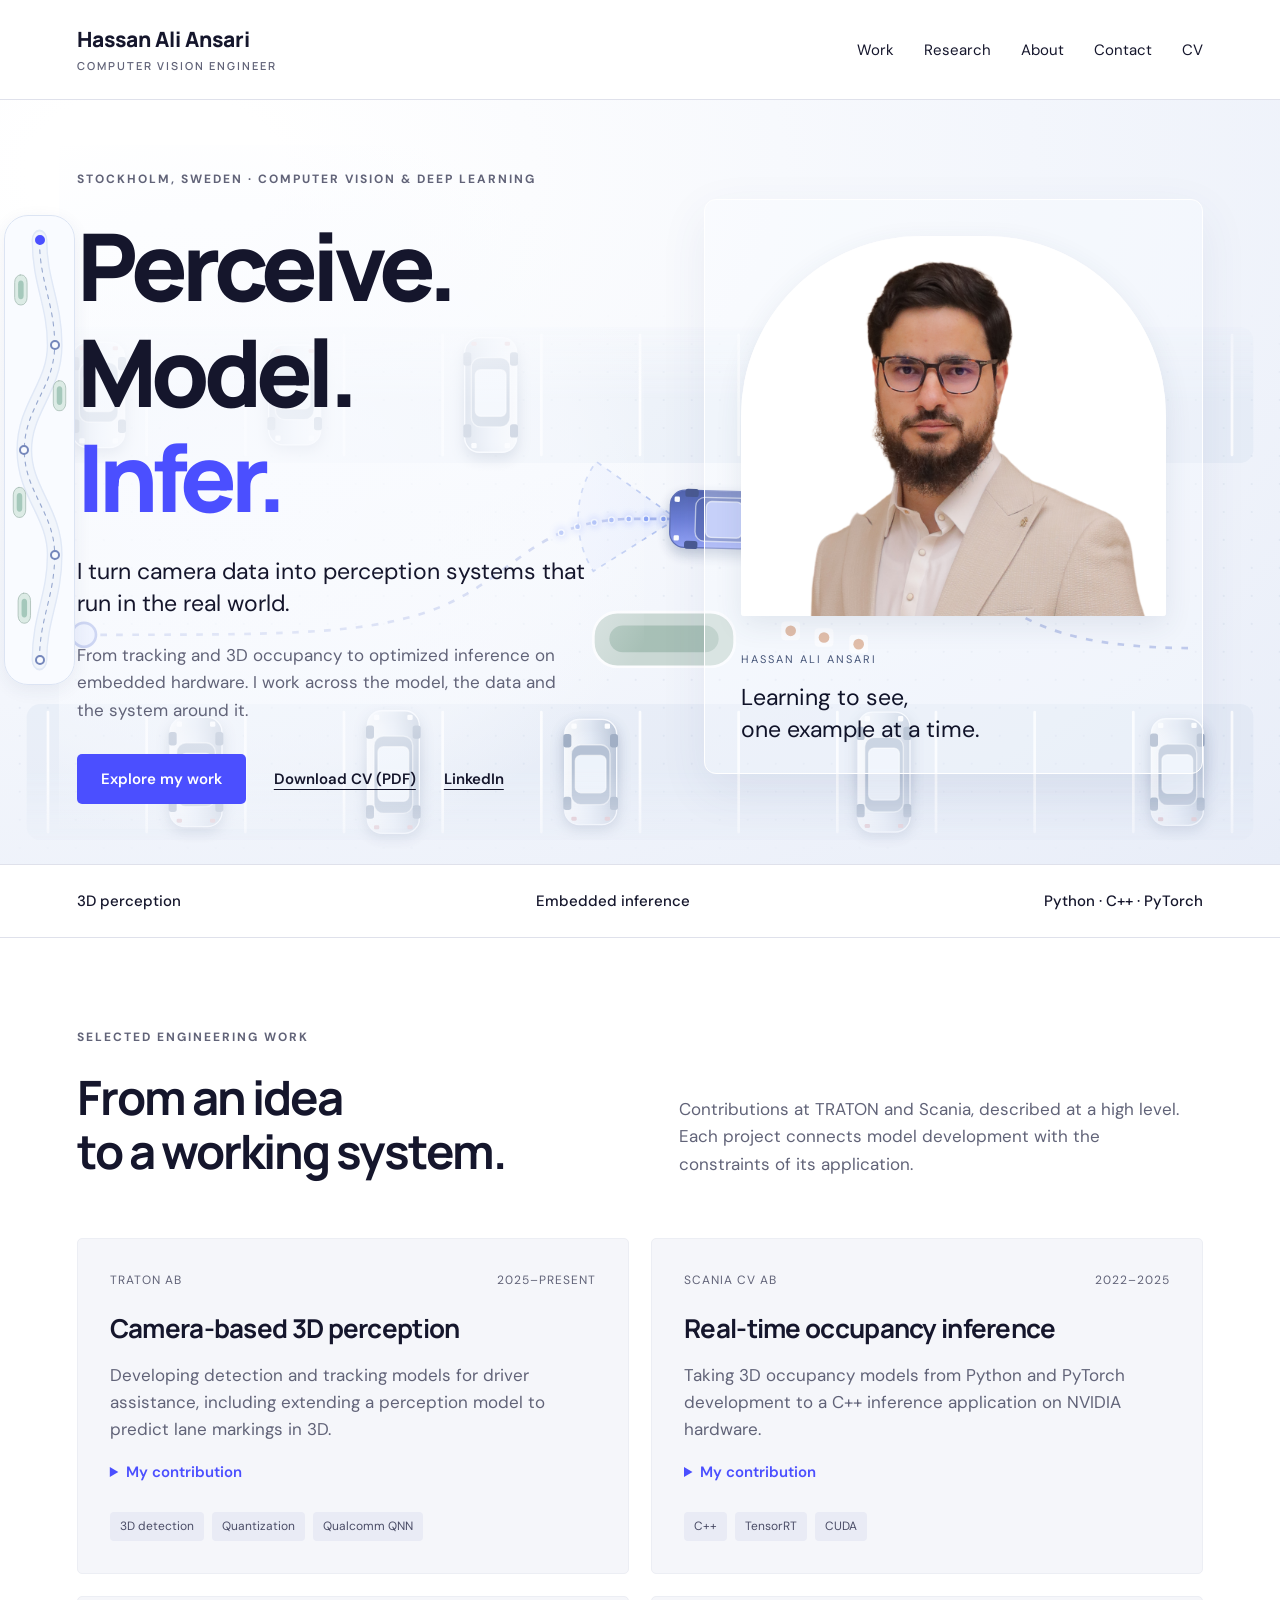
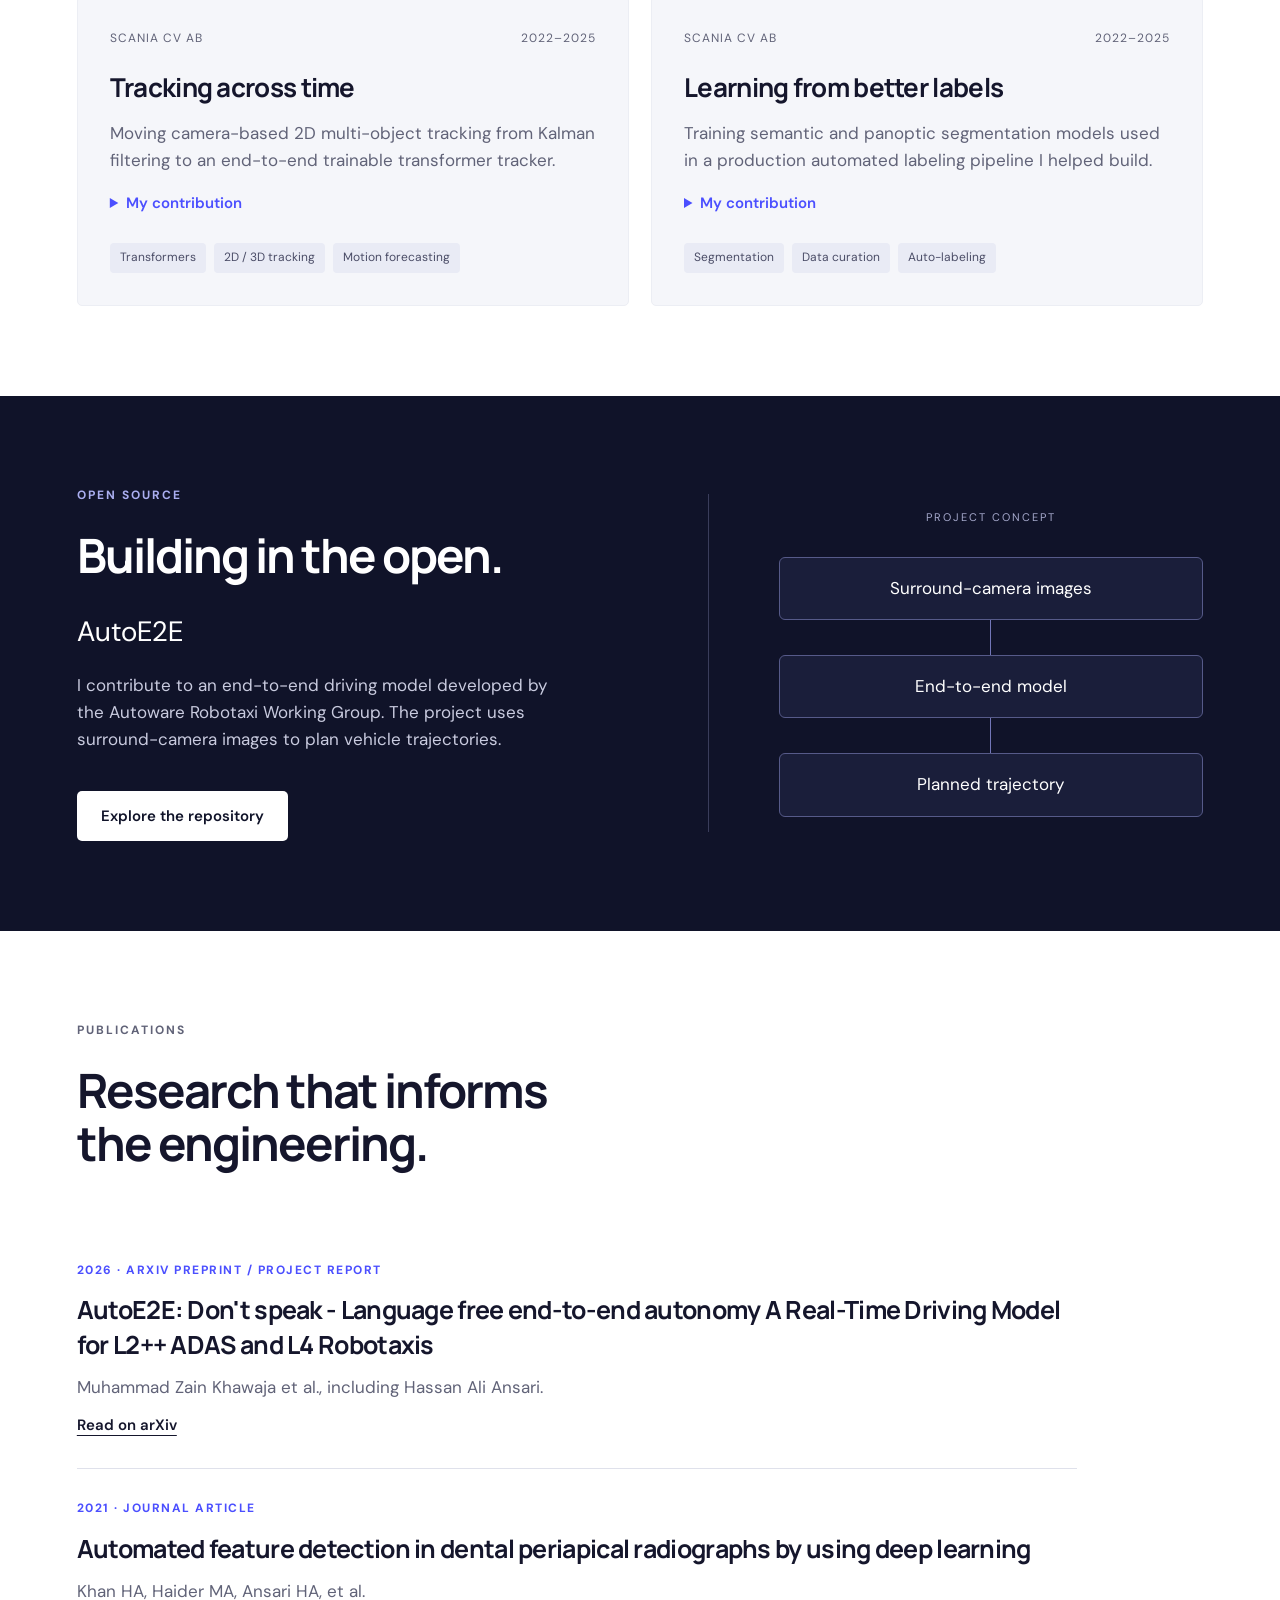
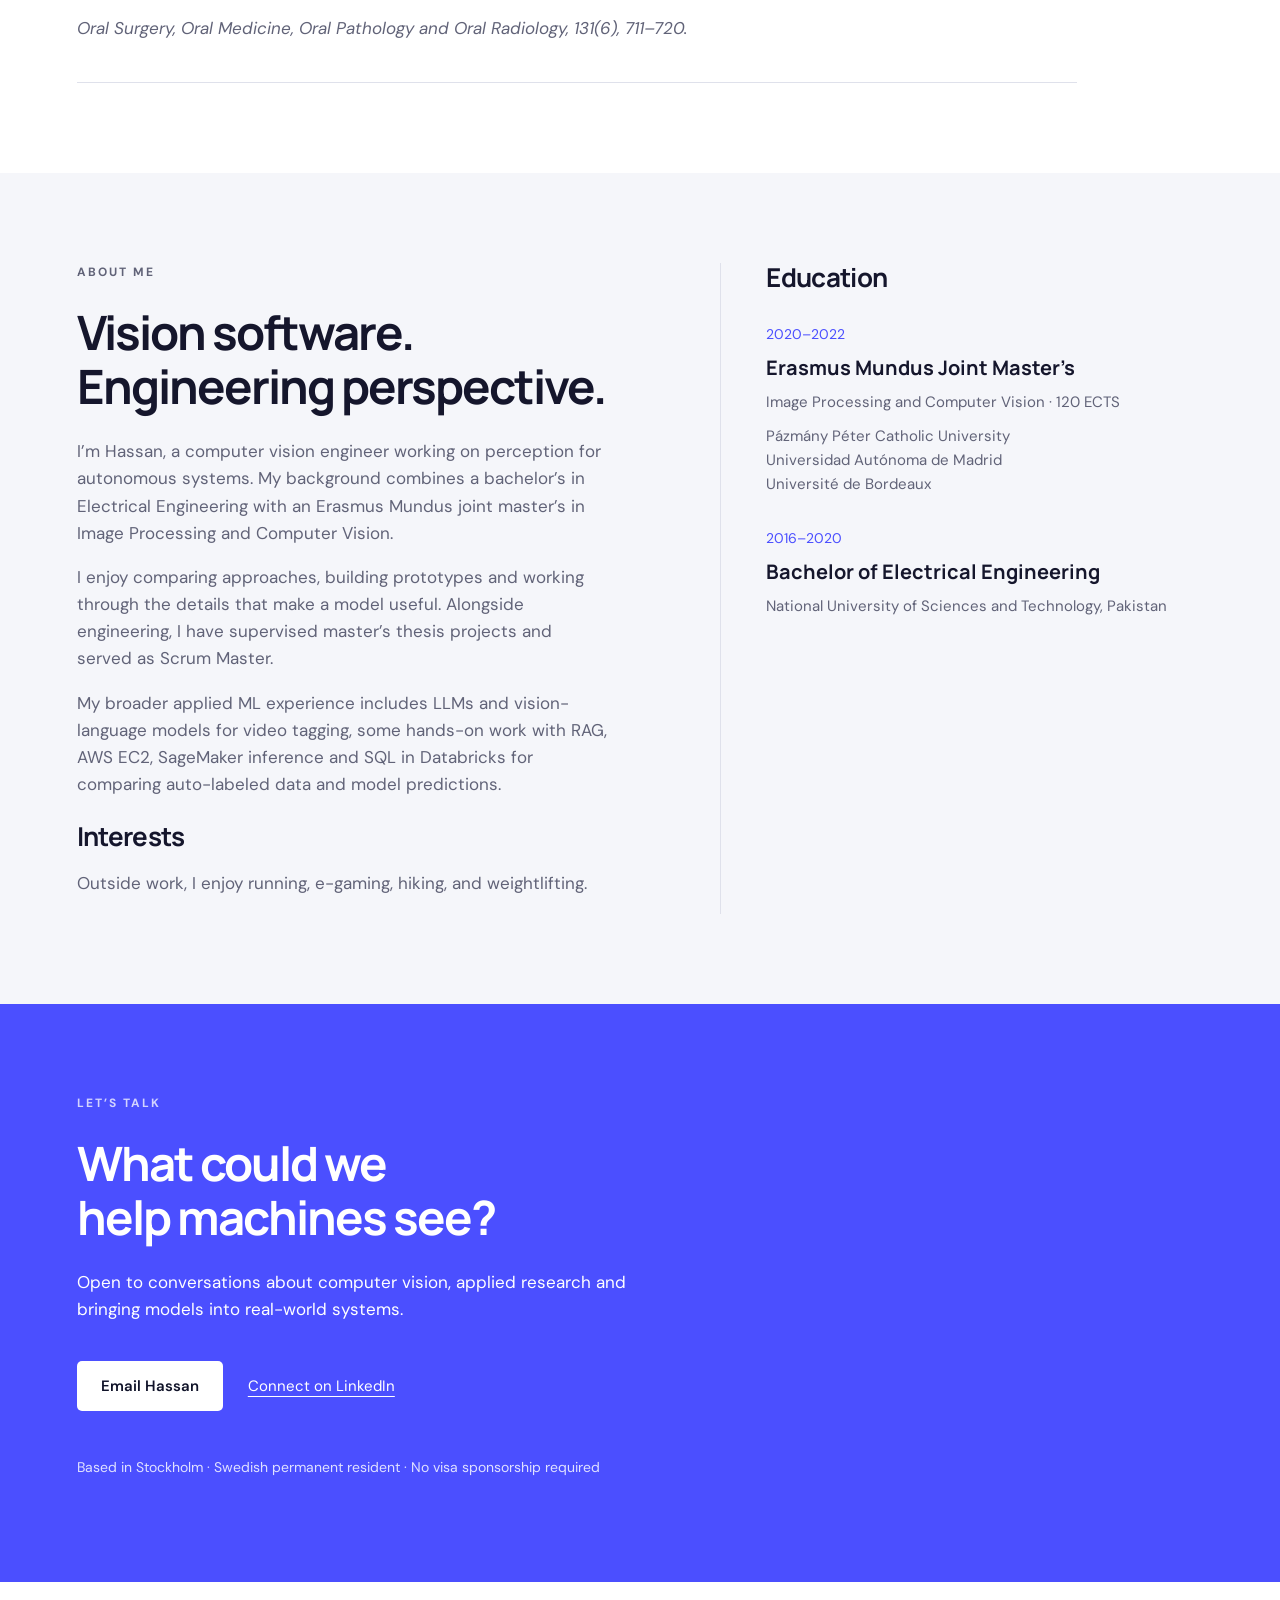
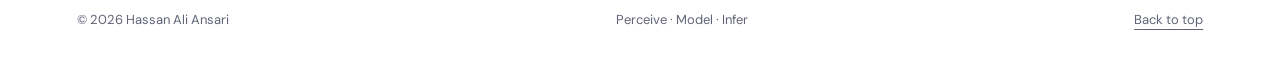
<file: index.html>
<!doctype html>
<html lang="en"><head><meta charset="utf-8"><meta name="viewport" content="width=device-width,initial-scale=1"><title>Hassan Ali Ansari · Computer Vision Engineer</title><meta name="description" content="Hassan Ali Ansari builds perception systems, from model development to real-time inference. Explore selected work in computer vision, tracking and embedded deployment."><meta name="theme-color" content="#101329"><link rel="icon" href="data:image/svg+xml,%3Csvg xmlns='http://www.w3.org/2000/svg' viewBox='0 0 64 64'%3E%3Crect width='64' height='64' rx='16' fill='%234b4fff'/%3E%3Ctext x='12' y='44' font-family='sans-serif' font-weight='bold' font-size='34' fill='white'%3EHA%3C/text%3E%3C/svg%3E"><link rel="stylesheet" href="style.css?v=portrait-crop">
<style>
.hero-stage {
  position: relative;
  isolation: isolate;
  overflow: hidden;
  background: radial-gradient(ellipse at 12% 9%, #fff 8%, #f3f6fc 55%, #e8edf8 100%);
}
.hero-stage .hero { position: relative; }
.hero-stage .hero-copy {
  position: relative;
  z-index: 1;
}
.hero-stage .hero-copy::before {
  content: "";
  position: absolute;
  inset: -25px -18px;
  z-index: -1;
  pointer-events: none;
  background: radial-gradient(ellipse at 30% 50%, #f9fbffeb, #f9fbff7a 59%, transparent 78%);
}
.hero-stage .hero-visual {
  background: #f8faff52;
  border: 1px solid #fff;
  box-shadow: 0 16px 48px #3a507c14;
  border-radius: 12px;
}
.hero-stage .portrait { box-shadow: 0 9px 28px #30436619; }
.hero-stage .portrait-label span { color: #465578; }
.hero-stage .portrait-label p { color: #101329; }
.hero-stage .orbit { display: none; }
.hero-stage .hero-navigation {
  position: absolute;
  left: 50%;
  bottom: -8px;
  width: min(100%, 1500px);
  height: auto;
  aspect-ratio: 96 / 43;
  transform: translateX(-50%);
  pointer-events: none;
  opacity: .77;
  mask-image: linear-gradient(to bottom, transparent, #000 18%, #000 82%, transparent);
}
@media (max-width: 760px) {
  .hero-stage .hero-copy::before { inset: -12px; }
  .hero-stage .hero-visual { margin-bottom: 12px; }
  .hero-stage .hero-navigation {
    width: 100%;
    bottom: 28%;
    opacity: .59;
  }
}
.portfolio-road {
  --drive: 0%;
  position: fixed;
  z-index: 5;
  top: 50%;
  left: max(8px, env(safe-area-inset-left));
  transform: translateY(-50%);
  display: block;
  width: 42px;
  height: min(350px, 67vh);
  border: 1px solid #dce4f3;
  border-radius: 24px;
  background: #f9fbfff5;
  box-shadow: 0 5px 18px #263a6a12;
}
.portfolio-road .road-lane {
  position: absolute;
  inset: 21px 0;
}
.portfolio-road .road-lane::before,
.portfolio-road .road-lane::after {
  content: "";
  position: absolute;
  top: 0;
  left: 50%;
  width: 2px;
  transform: translateX(-50%);
  border-radius: 2px;
  pointer-events: none;
}
.portfolio-road .road-lane::before {
  height: 100%;
  background: repeating-linear-gradient(to bottom, #a8b6d4 0 5px, transparent 5px 10px);
}
.portfolio-road .road-lane::after { height: var(--drive); background: #7587ec; }
.portfolio-road .road-stop {
  position: absolute;
  top: var(--stop);
  left: 50%;
  z-index: 1;
  display: grid;
  place-items: center;
  width: 34px;
  height: 34px;
  border-radius: 50%;
  transform: translate(-50%, -50%);
  color: #26365b;
  text-decoration: none;
}
.portfolio-road .road-dot {
  width: 10px;
  height: 10px;
  border-radius: 50%;
  background: #f9fbff;
  border: 2px solid #7587bb;
}
.portfolio-road [aria-current] .road-dot,
.portfolio-road .road-stop:hover .road-dot { background: #4b4fff; border-color: #4b4fff; }
.portfolio-road .road-label {
  position: absolute;
  left: calc(100% + 9px);
  padding: 5px 9px;
  border-radius: 6px;
  background: #172343;
  color: #fff;
  font-size: 12px;
  font-weight: 650;
  white-space: nowrap;
  opacity: 0;
  pointer-events: none;
}
.portfolio-road .road-stop:is(:hover, :focus-visible) .road-label { opacity: 1; }
.portfolio-road .road-stop:focus-visible { outline: 2px solid #4b4fff; outline-offset: 2px; }
.portfolio-road .road-car {
  position: absolute;
  top: var(--drive);
  left: 50%;
  z-index: 2;
  width: 15px;
  height: 25px;
  transform: translate(-50%, -50%);
  border: 1px solid #2c3baa;
  border-radius: 5px 5px 7px 7px;
  background: linear-gradient(90deg, #717cff, #4b4fff 55%, #293aa8);
  box-shadow: 0 2px 5px #253b8750;
  pointer-events: none;
  opacity: var(--car-opacity, 0);
}
.portfolio-road .road-car::before {
  content: "";
  position: absolute;
  inset: 6px 2px;
  border: 1px solid #d1d9ff;
  border-radius: 3px;
  background: #97a7ff;
}
.portfolio-road .road-car::after {
  content: "";
  position: absolute;
  left: 2px;
  bottom: 2px;
  width: 3px;
  height: 2px;
  border-radius: 2px;
  background: #fff;
  box-shadow: 6px 0 #fff;
}
.portfolio-road .road-map { display: none; }
@media (min-width: 1041px) {
  .portfolio-road.has-curves {
    left: max(4px, env(safe-area-inset-left));
    width: clamp(58px, 5.55vw, 82px);
    height: min(470px, 76vh);
  }
  .portfolio-road.has-curves .road-lane { inset: 0; }
  .portfolio-road.has-curves .road-lane::before,
  .portfolio-road.has-curves .road-lane::after { display: none; }
  .portfolio-road.has-curves .road-map {
    position: absolute;
    inset: 0;
    display: block;
    width: 100%;
    height: 100%;
    pointer-events: none;
  }
  .portfolio-road.has-curves .road-stop {
    left: var(--road-x);
    top: var(--road-y);
  }
  .portfolio-road.has-curves .road-car {
    left: var(--car-x);
    top: var(--car-y);
    width: 17px;
    height: 28px;
    transform: translate(-50%, -50%) rotate(var(--car-heading, 0rad)) scale(var(--car-scale, 1));
  }
}
@media (max-width: 1040px) {
  body { padding-bottom: calc(76px + env(safe-area-inset-bottom)); }
  .portfolio-road {
    top: auto;
    right: 12px;
    bottom: calc(8px + env(safe-area-inset-bottom));
    left: 12px;
    width: auto;
    height: 58px;
    transform: none;
    border-radius: 16px;
  }
  .portfolio-road .road-lane { inset: 17px 34px auto; height: 1px; }
  .portfolio-road .road-lane::before,
  .portfolio-road .road-lane::after { top: 0; left: 0; height: 2px; transform: none; }
  .portfolio-road .road-lane::before { width: 100%; background: repeating-linear-gradient(to right, #a8b6d4 0 5px, transparent 5px 10px); }
  .portfolio-road .road-lane::after { width: var(--drive); }
  .portfolio-road .road-stop {
    top: -12px;
    left: var(--stop);
    width: 48px;
    height: 48px;
    transform: translateX(-50%);
    grid-template-rows: 25px 1fr;
    border-radius: 6px;
  }
  .portfolio-road .road-label {
    position: static;
    padding: 0;
    background: transparent;
    color: #34466b;
    font-size: 10px;
    opacity: 1;
  }
  .portfolio-road [aria-current] .road-label { color: #3034b5; font-weight: 750; }
  .portfolio-road .road-car {
    top: 1px;
    left: var(--drive);
    transform: translate(-50%, -50%) rotate(-90deg);
  }
}
@media (prefers-reduced-motion: reduce) {
  .portfolio-road .road-car,
  .portfolio-road .road-lane::after { display: none; }
}
</style>
<script defer src="portfolio-road.js?v=parking-handoff"></script>
<script defer src="hero-navigation.js?v=parking-handoff"></script>
</head>
<body><a class="skip" href="#main">Skip to content</a><header><a class="brand" href="#">Hassan Ali Ansari<span>COMPUTER VISION ENGINEER</span></a><nav aria-label="Main navigation"><a href="#work">Work</a><a href="#research">Research</a><a href="#about">About</a><a href="#contact">Contact</a><a href="Hassan-Ali-Ansari-CV.pdf" target="_blank" rel="noopener">CV</a></nav></header>
<nav class="portfolio-road" aria-label="Portfolio route">
  <div class="road-lane">
    <canvas class="road-map" aria-hidden="true"></canvas>
    <a class="road-stop" style="--stop: 0%" href="#main"><span class="road-dot" aria-hidden="true"></span><span class="road-label">Start</span></a>
    <a class="road-stop" style="--stop: 25%" href="#work"><span class="road-dot" aria-hidden="true"></span><span class="road-label">Work</span></a>
    <a class="road-stop" style="--stop: 50%" href="#research"><span class="road-dot" aria-hidden="true"></span><span class="road-label">Research</span></a>
    <a class="road-stop" style="--stop: 75%" href="#about"><span class="road-dot" aria-hidden="true"></span><span class="road-label">About</span></a>
    <a class="road-stop" style="--stop: 100%" href="#contact"><span class="road-dot" aria-hidden="true"></span><span class="road-label">Contact</span></a>
    <span class="road-car" aria-hidden="true"></span>
  </div>
</nav>

<main id="main"><div class="hero-stage"><canvas class="hero-navigation" width="960" height="430" aria-hidden="true"></canvas><section class="hero"><div class="hero-copy"><p class="eyebrow">STOCKHOLM, SWEDEN · COMPUTER VISION & DEEP LEARNING</p><h1>Perceive.<br>Model.<br><em>Infer.</em></h1><p class="intro">I turn camera data into perception systems that run in the real world.</p><p class="support">From tracking and 3D occupancy to optimized inference on embedded hardware. I work across the model, the data and the system around it.</p><div class="actions"><a class="button" href="#work">Explore my work</a><a class="text-link" href="Hassan-Ali-Ansari-CV.pdf" download>Download CV (PDF)</a><a class="text-link" href="https://www.linkedin.com/in/hassan-ali-ansari-2b9634282" target="_blank" rel="noopener noreferrer">LinkedIn</a></div></div><div class="hero-visual"><div class="portrait"><img src="hassan.png" alt="Hassan Ali Ansari wearing a cream blazer" width="1120" height="1064"></div><div class="portrait-label"><span>HASSAN ALI ANSARI</span><p>Learning to see,<br>one example at a time.</p></div><div class="orbit" aria-hidden="true"></div></div></section></div>
<div class="expertise" aria-label="Core expertise"><span>3D perception</span><span>Embedded inference</span><span>Python · C++ · PyTorch</span></div>


<section id="work" class="section"><div class="section-title"><p class="eyebrow">SELECTED ENGINEERING WORK</p><h2>From an idea<br>to a working system.</h2><p>Contributions at TRATON and Scania, described at a high level. Each project connects model development with the constraints of its application.</p></div><div class="work-grid">
<article class="project"><div class="project-top"><span>TRATON AB</span><span>2025–PRESENT</span></div><h3>Camera-based 3D perception</h3><p>Developing detection and tracking models for driver assistance, including extending a perception model to predict lane markings in 3D.</p><details><summary>My contribution</summary><div class="detail"><p>I translate driving-feature requirements into perception tasks and define evaluation metrics with simulation engineers. I optimize and quantize models, convert them from ONNX to QNN, and validate inference on Qualcomm hardware with platform engineers.</p><p>I also contributed to discussions on technical feasibility, perception architecture and the hardware compute budget for an L2++ ADAS production project.</p></div></details><div class="tags"><span>3D detection</span><span>Quantization</span><span>Qualcomm QNN</span></div></article>
<article class="project"><div class="project-top"><span>SCANIA CV AB</span><span>2022–2025</span></div><h3>Real-time occupancy inference</h3><p>Taking 3D occupancy models from Python and PyTorch development to a C++ inference application on NVIDIA hardware.</p><details><summary>My contribution</summary><div class="detail"><p>I developed models through training and evaluation, optimized inference with ONNX, TensorRT and custom CUDA kernels, and wrote the C++ application that ran them. The work focused on meeting real-time compute and latency constraints.</p></div></details><div class="tags"><span>C++</span><span>TensorRT</span><span>CUDA</span></div></article>
<article class="project"><div class="project-top"><span>SCANIA CV AB</span><span>2022–2025</span></div><h3>Tracking across time</h3><p>Moving camera-based 2D multi-object tracking from Kalman filtering to an end-to-end trainable transformer tracker.</p><details><summary>My contribution</summary><div class="detail"><p>In related 3D perception work, I integrated a trainable tracker with an object detector and used its tracks to develop downstream motion forecasting and occupancy prediction models. I also built prototypes to compare methods and guide technology selection.</p></div></details><div class="tags"><span>Transformers</span><span>2D / 3D tracking</span><span>Motion forecasting</span></div></article>
<article class="project"><div class="project-top"><span>SCANIA CV AB</span><span>2022–2025</span></div><h3>Learning from better labels</h3><p>Training semantic and panoptic segmentation models used in a production automated labeling pipeline I helped build.</p><details><summary>My contribution</summary><div class="detail"><p>I helped define 3D annotation specifications and curated camera and LiDAR datasets for model training and evaluation.</p></div></details><div class="tags"><span>Segmentation</span><span>Data curation</span><span>Auto-labeling</span></div></article></div></section>
<section class="open-source section"><div><p class="eyebrow">OPEN SOURCE</p><h2>Building in the open.</h2><p class="large">AutoE2E</p><p>I contribute to an end-to-end driving model developed by the Autoware Robotaxi Working Group. The project uses surround-camera images to plan vehicle trajectories.</p><a class="button light" href="https://github.com/autowarefoundation/auto_e2e" target="_blank" rel="noopener noreferrer">Explore the repository</a></div><div class="pipeline" aria-label="Conceptual AutoE2E flow: surround-camera images to end-to-end model to planned trajectory"><span class="diagram-label">PROJECT CONCEPT</span><div>Surround-camera images</div><i aria-hidden="true"></i><div>End-to-end model</div><i aria-hidden="true"></i><div>Planned trajectory</div></div></section>
<section id="research" class="section research"><div class="section-title"><p class="eyebrow">PUBLICATIONS</p><h2>Research that informs<br>the engineering.</h2></div><article class="paper"><div class="paper-meta">2026 · ARXIV PREPRINT / PROJECT REPORT</div><h3><a href="https://arxiv.org/abs/2611.22374" target="_blank" rel="noopener noreferrer">AutoE2E: Don't speak - Language free end-to-end autonomy A Real-Time Driving Model for L2++ ADAS and L4 Robotaxis</a></h3><p>Muhammad Zain Khawaja et al., including Hassan Ali Ansari.</p><a class="text-link" href="https://arxiv.org/abs/2611.22374" target="_blank" rel="noopener noreferrer">Read on arXiv</a></article><article class="paper"><div class="paper-meta">2021 · JOURNAL ARTICLE</div><h3>Automated feature detection in dental periapical radiographs by using deep learning</h3><p>Khan HA, Haider MA, Ansari HA, et al.</p><p class="journal">Oral Surgery, Oral Medicine, Oral Pathology and Oral Radiology, 131(6), 711–720.</p></article></section>
<section id="about" class="section about"><div><p class="eyebrow">ABOUT ME</p><h2>Vision software.<br>Engineering perspective.</h2><p>I’m Hassan, a computer vision engineer working on perception for autonomous systems. My background combines a bachelor’s in Electrical Engineering with an Erasmus Mundus joint master’s in Image Processing and Computer Vision.</p><p>I enjoy comparing approaches, building prototypes and working through the details that make a model useful. Alongside engineering, I have supervised master’s thesis projects and served as Scrum Master.</p><p>My broader applied ML experience includes LLMs and vision-language models for video tagging, some hands-on work with RAG, AWS EC2, SageMaker inference and SQL in Databricks for comparing auto-labeled data and model predictions.</p><h3>Interests</h3><p>Outside work, I enjoy running, e-gaming, hiking, and weightlifting.</p></div><div class="education"><h3>Education</h3><div><span>2020–2022</span><h4>Erasmus Mundus Joint Master’s</h4><p>Image Processing and Computer Vision · 120 ECTS</p><p>Pázmány Péter Catholic University<br>Universidad Autónoma de Madrid<br>Université de Bordeaux</p></div><div><span>2016–2020</span><h4>Bachelor of Electrical Engineering</h4><p>National University of Sciences and Technology, Pakistan</p></div></div></section>
<section id="contact" class="contact section"><p class="eyebrow">LET’S TALK</p><h2>What could we<br>help machines see?</h2><p>Open to conversations about computer vision, applied research and bringing models into real-world systems.</p><a class="button light" href="mailto:ansarihassan77@gmail.com">Email Hassan</a><a class="contact-link" href="https://www.linkedin.com/in/hassan-ali-ansari-2b9634282" target="_blank" rel="noopener noreferrer">Connect on LinkedIn</a><p class="authorization">Based in Stockholm · Swedish permanent resident · No visa sponsorship required</p></section></main><footer><span>© 2026 Hassan Ali Ansari</span><span>Perceive · Model · Infer</span><a href="#">Back to top</a></footer></body></html>
</file>
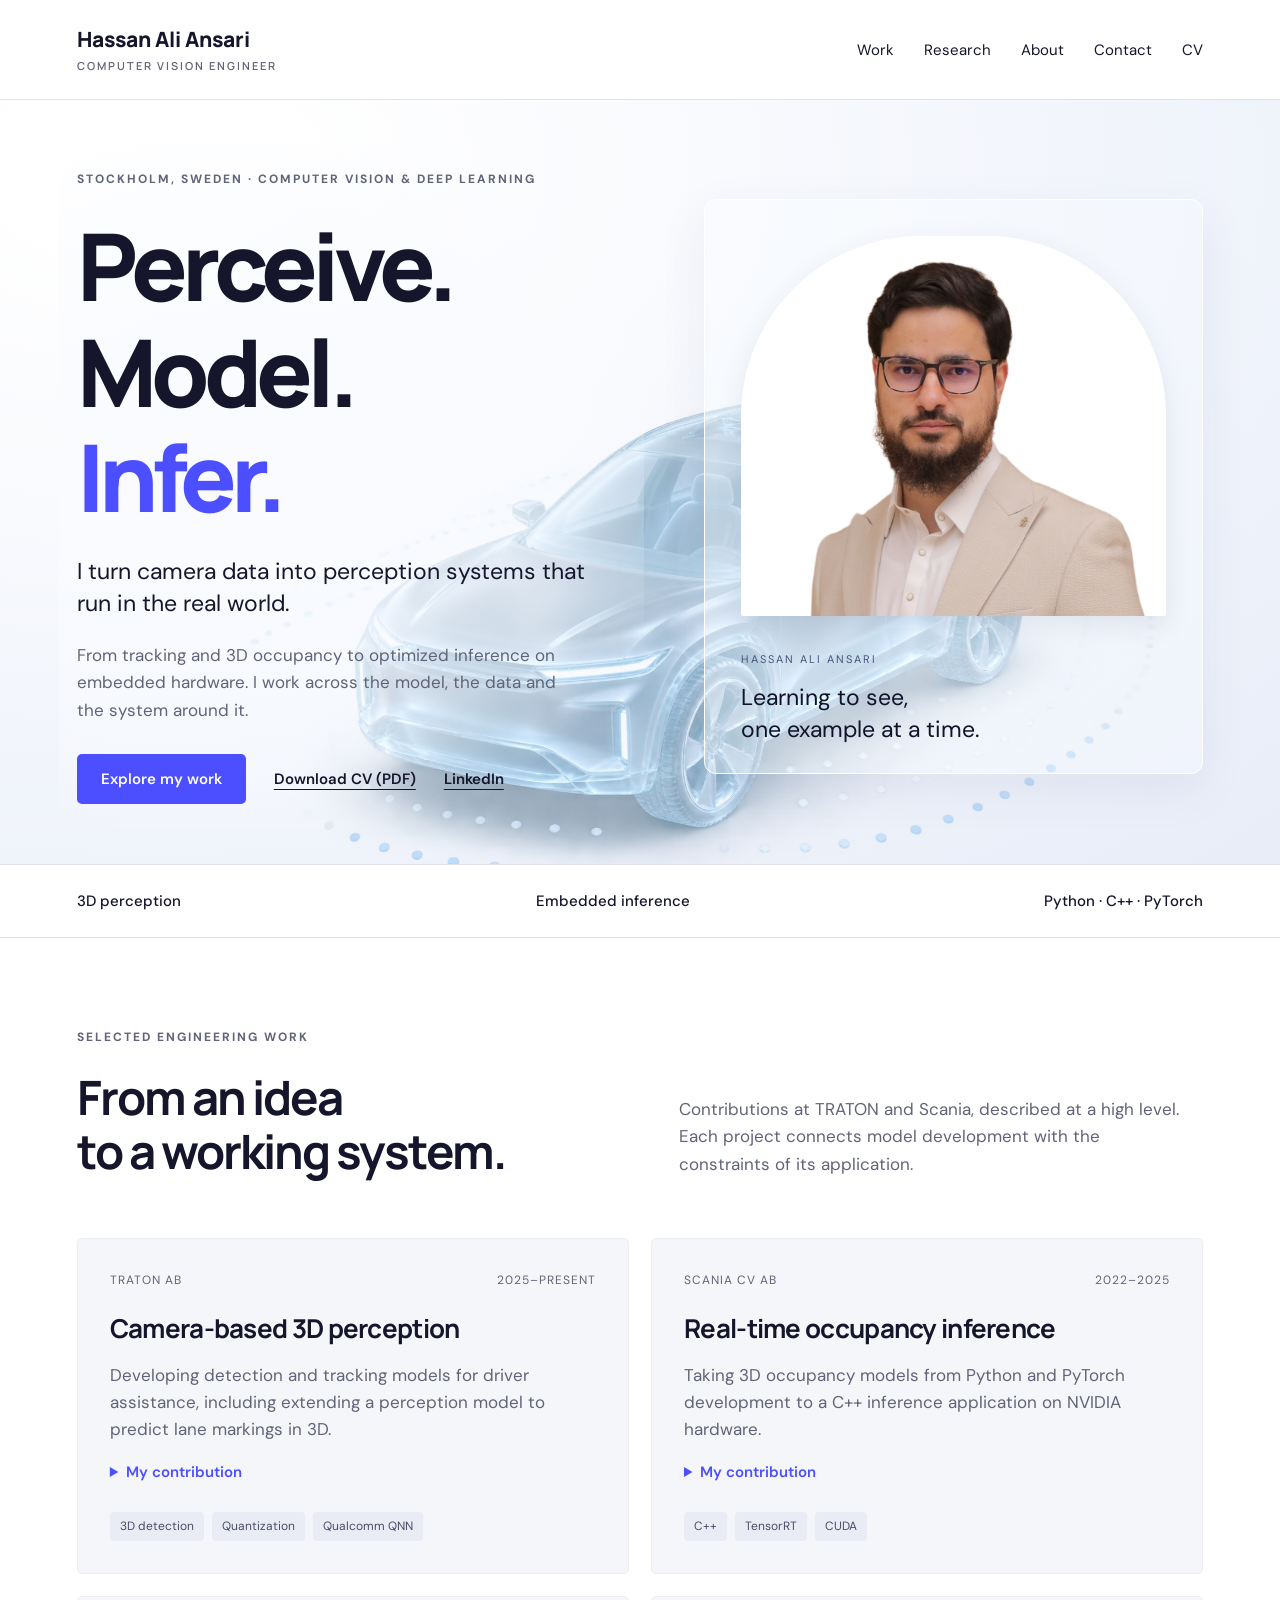
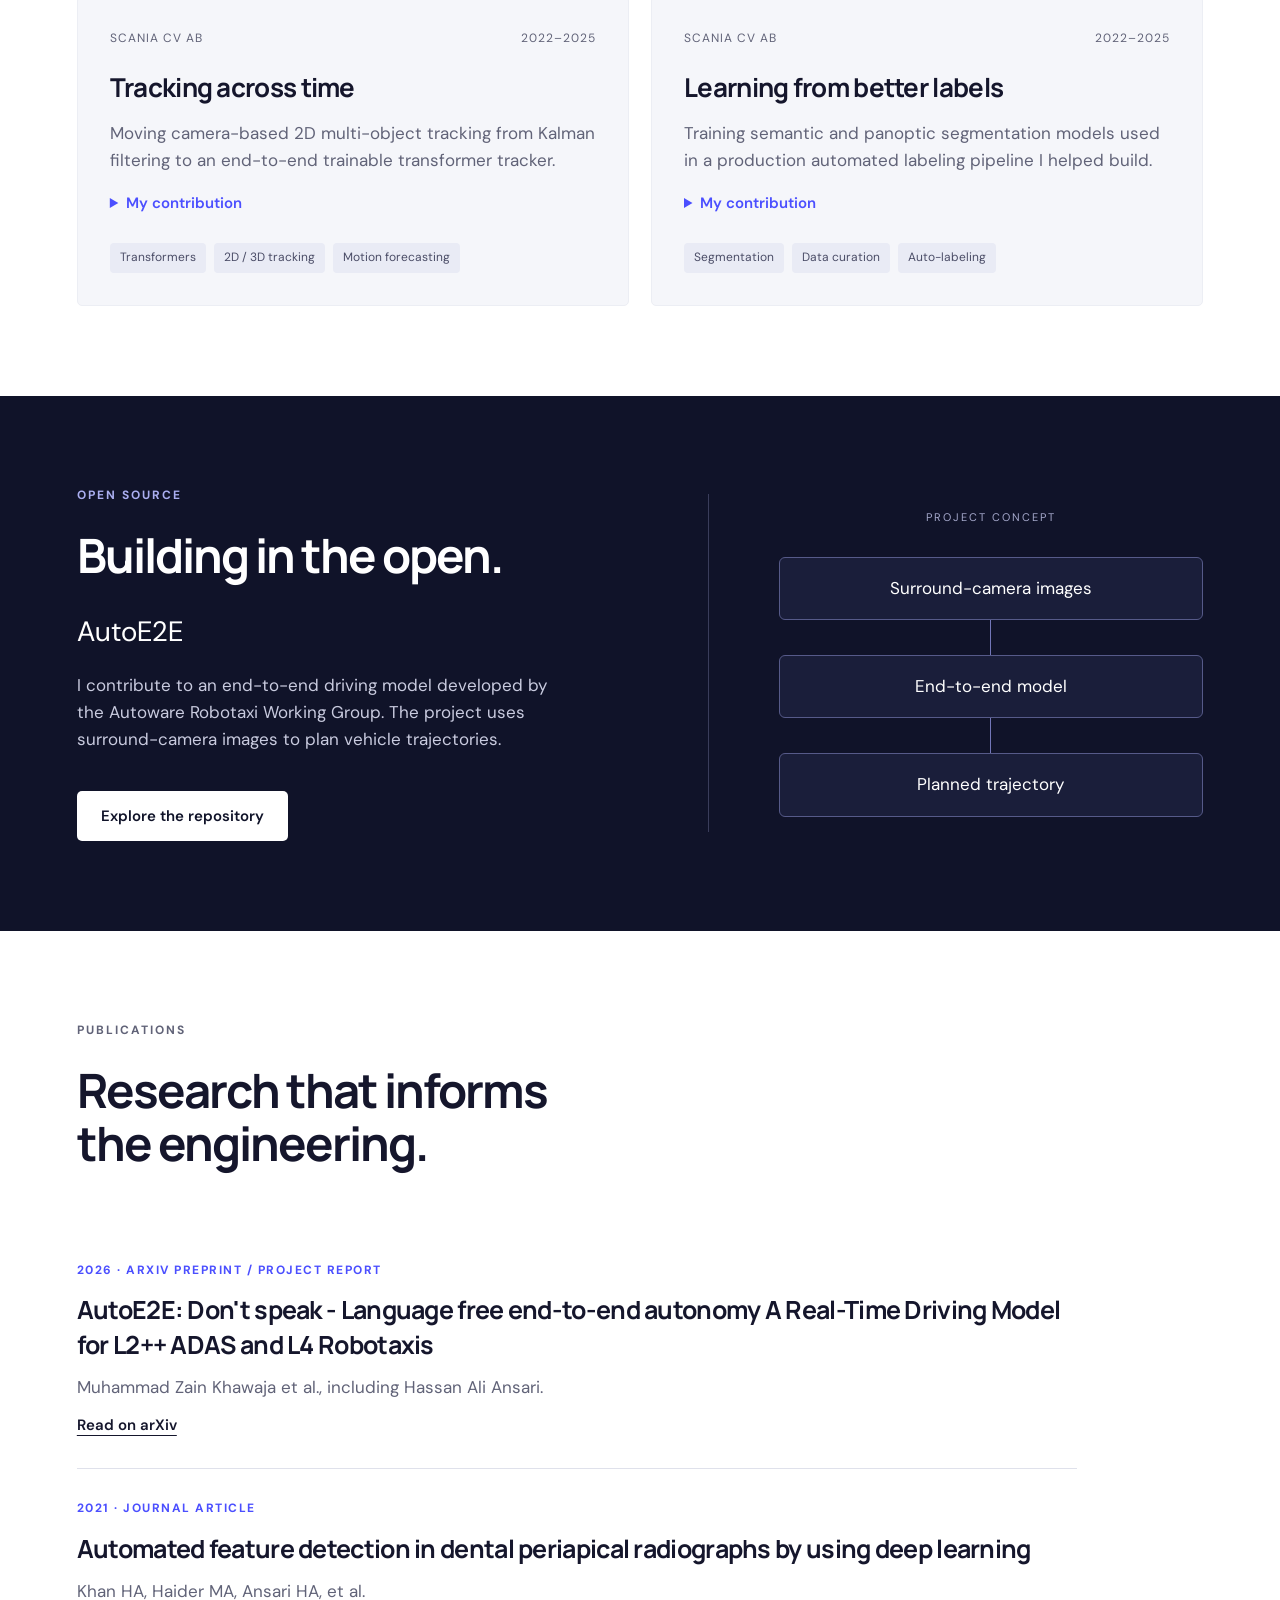
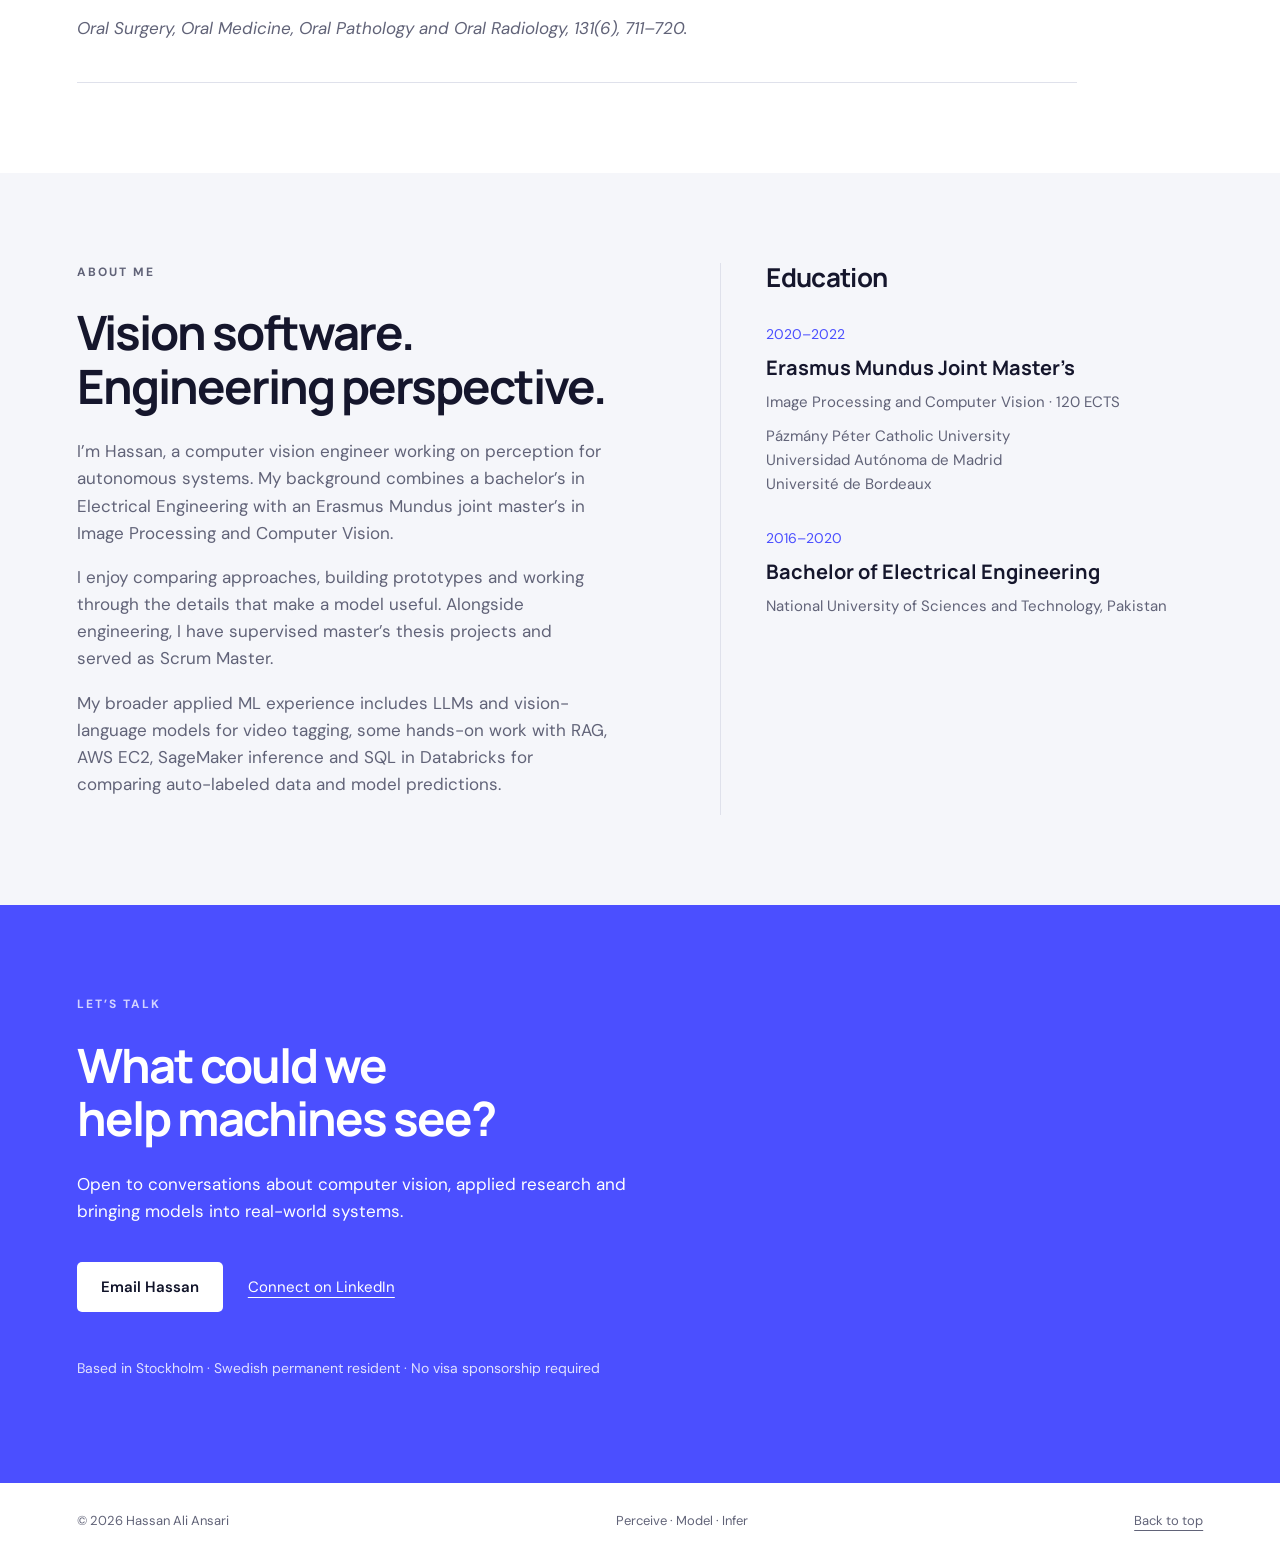
<file: single-suv.html>
<!doctype html>
<html lang="en"><head><meta charset="utf-8"><meta name="viewport" content="width=device-width,initial-scale=1"><title>Hassan Ali Ansari · Computer Vision Engineer</title><meta name="description" content="Hassan Ali Ansari builds perception systems, from model development to real-time inference. Explore selected work in computer vision, tracking and embedded deployment."><meta name="theme-color" content="#101329"><link rel="icon" href="data:image/svg+xml,%3Csvg xmlns='http://www.w3.org/2000/svg' viewBox='0 0 64 64'%3E%3Crect width='64' height='64' rx='16' fill='%234b4fff'/%3E%3Ctext x='12' y='44' font-family='sans-serif' font-weight='bold' font-size='34' fill='white'%3EHA%3C/text%3E%3C/svg%3E"><link rel="stylesheet" href="style.css?v=portrait-crop">
<style>
.hero-stage {
  position: relative;
  isolation: isolate;
  overflow: hidden;
  background: radial-gradient(ellipse at 12% 9%, #fff 8%, #f3f6fc 55%, #e8edf8 100%);
}
.hero-stage .hero { position: relative; }
.hero-stage .hero-copy {
  position: relative;
  z-index: 1;
}
.hero-stage .hero-copy::before {
  content: "";
  position: absolute;
  inset: -25px -18px;
  z-index: -1;
  pointer-events: none;
  background: radial-gradient(ellipse at 30% 50%, #f9fbffeb, #f9fbff7a 59%, transparent 78%);
}
.hero-stage .hero-visual {
  background: #f8faff52;
  border: 1px solid #fff;
  box-shadow: 0 16px 48px #3a507c14;
  border-radius: 12px;
}
.hero-stage .portrait { box-shadow: 0 9px 28px #30436619; }
.hero-stage .portrait-label span { color: #465578; }
.hero-stage .portrait-label p { color: #101329; }
.hero-stage .orbit { display: none; }
.hero-stage .glass-vehicle {
  position: absolute;
  width: clamp(650px, 76vw, 1240px);
  height: auto;
  left: 16%;
  bottom: -4%;
  opacity: .64;
  pointer-events: none;
  user-select: none;
}
@keyframes glass-vehicle-drift {
  to { transform: translate(19%, -8%); }
}
@supports (animation-timeline: scroll()) {
  @media (prefers-reduced-motion: no-preference) {
    .hero-stage .glass-vehicle {
      animation: glass-vehicle-drift 1s linear both;
      animation-timeline: scroll(root block);
      animation-range: 0px 700px;
    }
  }
}
@media (max-width: 760px) {
  .hero-stage .hero-copy::before { inset: -12px; }
  .hero-stage .hero-visual { margin-bottom: 12px; }
  .hero-stage .glass-vehicle {
    width: clamp(560px, 115vw, 850px);
    left: -27%;
    bottom: 12%;
    opacity: .55;
  }
}
</style>
</head>
<body><a class="skip" href="#main">Skip to content</a><header><a class="brand" href="#">Hassan Ali Ansari<span>COMPUTER VISION ENGINEER</span></a><nav aria-label="Main navigation"><a href="#work">Work</a><a href="#research">Research</a><a href="#about">About</a><a href="#contact">Contact</a><a href="Hassan-Ali-Ansari-CV.pdf" target="_blank" rel="noopener">CV</a></nav></header>
<main id="main"><div class="hero-stage"><img class="glass-vehicle" src="frosted-glass-vehicle.png" alt="" aria-hidden="true" decoding="async"><section class="hero"><div class="hero-copy"><p class="eyebrow">STOCKHOLM, SWEDEN · COMPUTER VISION & DEEP LEARNING</p><h1>Perceive.<br>Model.<br><em>Infer.</em></h1><p class="intro">I turn camera data into perception systems that run in the real world.</p><p class="support">From tracking and 3D occupancy to optimized inference on embedded hardware. I work across the model, the data and the system around it.</p><div class="actions"><a class="button" href="#work">Explore my work</a><a class="text-link" href="Hassan-Ali-Ansari-CV.pdf" download>Download CV (PDF)</a><a class="text-link" href="https://www.linkedin.com/in/hassan-ali-ansari-2b9634282" target="_blank" rel="noopener noreferrer">LinkedIn</a></div></div><div class="hero-visual"><div class="portrait"><img src="hassan.png" alt="Hassan Ali Ansari wearing a cream blazer" width="1120" height="1064"></div><div class="portrait-label"><span>HASSAN ALI ANSARI</span><p>Learning to see,<br>one example at a time.</p></div><div class="orbit" aria-hidden="true"></div></div></section></div>
<div class="expertise" aria-label="Core expertise"><span>3D perception</span><span>Embedded inference</span><span>Python · C++ · PyTorch</span></div>

<section id="work" class="section"><div class="section-title"><p class="eyebrow">SELECTED ENGINEERING WORK</p><h2>From an idea<br>to a working system.</h2><p>Contributions at TRATON and Scania, described at a high level. Each project connects model development with the constraints of its application.</p></div><div class="work-grid">
<article class="project"><div class="project-top"><span>TRATON AB</span><span>2025–PRESENT</span></div><h3>Camera-based 3D perception</h3><p>Developing detection and tracking models for driver assistance, including extending a perception model to predict lane markings in 3D.</p><details><summary>My contribution</summary><div class="detail"><p>I translate driving-feature requirements into perception tasks and define evaluation metrics with simulation engineers. I optimize and quantize models, convert them from ONNX to QNN, and validate inference on Qualcomm hardware with platform engineers.</p><p>I also contributed to discussions on technical feasibility, perception architecture and the hardware compute budget for an L2++ ADAS production project.</p></div></details><div class="tags"><span>3D detection</span><span>Quantization</span><span>Qualcomm QNN</span></div></article>
<article class="project"><div class="project-top"><span>SCANIA CV AB</span><span>2022–2025</span></div><h3>Real-time occupancy inference</h3><p>Taking 3D occupancy models from Python and PyTorch development to a C++ inference application on NVIDIA hardware.</p><details><summary>My contribution</summary><div class="detail"><p>I developed models through training and evaluation, optimized inference with ONNX, TensorRT and custom CUDA kernels, and wrote the C++ application that ran them. The work focused on meeting real-time compute and latency constraints.</p></div></details><div class="tags"><span>C++</span><span>TensorRT</span><span>CUDA</span></div></article>
<article class="project"><div class="project-top"><span>SCANIA CV AB</span><span>2022–2025</span></div><h3>Tracking across time</h3><p>Moving camera-based 2D multi-object tracking from Kalman filtering to an end-to-end trainable transformer tracker.</p><details><summary>My contribution</summary><div class="detail"><p>In related 3D perception work, I integrated a trainable tracker with an object detector and used its tracks to develop downstream motion forecasting and occupancy prediction models. I also built prototypes to compare methods and guide technology selection.</p></div></details><div class="tags"><span>Transformers</span><span>2D / 3D tracking</span><span>Motion forecasting</span></div></article>
<article class="project"><div class="project-top"><span>SCANIA CV AB</span><span>2022–2025</span></div><h3>Learning from better labels</h3><p>Training semantic and panoptic segmentation models used in a production automated labeling pipeline I helped build.</p><details><summary>My contribution</summary><div class="detail"><p>I helped define 3D annotation specifications and curated camera and LiDAR datasets for model training and evaluation.</p></div></details><div class="tags"><span>Segmentation</span><span>Data curation</span><span>Auto-labeling</span></div></article></div></section>
<section class="open-source section"><div><p class="eyebrow">OPEN SOURCE</p><h2>Building in the open.</h2><p class="large">AutoE2E</p><p>I contribute to an end-to-end driving model developed by the Autoware Robotaxi Working Group. The project uses surround-camera images to plan vehicle trajectories.</p><a class="button light" href="https://github.com/autowarefoundation/auto_e2e" target="_blank" rel="noopener noreferrer">Explore the repository</a></div><div class="pipeline" aria-label="Conceptual AutoE2E flow: surround-camera images to end-to-end model to planned trajectory"><span class="diagram-label">PROJECT CONCEPT</span><div>Surround-camera images</div><i aria-hidden="true"></i><div>End-to-end model</div><i aria-hidden="true"></i><div>Planned trajectory</div></div></section>
<section id="research" class="section research"><div class="section-title"><p class="eyebrow">PUBLICATIONS</p><h2>Research that informs<br>the engineering.</h2></div><article class="paper"><div class="paper-meta">2026 · ARXIV PREPRINT / PROJECT REPORT</div><h3><a href="https://arxiv.org/abs/2611.22374" target="_blank" rel="noopener noreferrer">AutoE2E: Don't speak - Language free end-to-end autonomy A Real-Time Driving Model for L2++ ADAS and L4 Robotaxis</a></h3><p>Muhammad Zain Khawaja et al., including Hassan Ali Ansari.</p><a class="text-link" href="https://arxiv.org/abs/2611.22374" target="_blank" rel="noopener noreferrer">Read on arXiv</a></article><article class="paper"><div class="paper-meta">2021 · JOURNAL ARTICLE</div><h3>Automated feature detection in dental periapical radiographs by using deep learning</h3><p>Khan HA, Haider MA, Ansari HA, et al.</p><p class="journal">Oral Surgery, Oral Medicine, Oral Pathology and Oral Radiology, 131(6), 711–720.</p></article></section>
<section id="about" class="section about"><div><p class="eyebrow">ABOUT ME</p><h2>Vision software.<br>Engineering perspective.</h2><p>I’m Hassan, a computer vision engineer working on perception for autonomous systems. My background combines a bachelor’s in Electrical Engineering with an Erasmus Mundus joint master’s in Image Processing and Computer Vision.</p><p>I enjoy comparing approaches, building prototypes and working through the details that make a model useful. Alongside engineering, I have supervised master’s thesis projects and served as Scrum Master.</p><p>My broader applied ML experience includes LLMs and vision-language models for video tagging, some hands-on work with RAG, AWS EC2, SageMaker inference and SQL in Databricks for comparing auto-labeled data and model predictions.</p></div><div class="education"><h3>Education</h3><div><span>2020–2022</span><h4>Erasmus Mundus Joint Master’s</h4><p>Image Processing and Computer Vision · 120 ECTS</p><p>Pázmány Péter Catholic University<br>Universidad Autónoma de Madrid<br>Université de Bordeaux</p></div><div><span>2016–2020</span><h4>Bachelor of Electrical Engineering</h4><p>National University of Sciences and Technology, Pakistan</p></div></div></section>
<section id="contact" class="contact section"><p class="eyebrow">LET’S TALK</p><h2>What could we<br>help machines see?</h2><p>Open to conversations about computer vision, applied research and bringing models into real-world systems.</p><a class="button light" href="mailto:ansarihassan77@gmail.com">Email Hassan</a><a class="contact-link" href="https://www.linkedin.com/in/hassan-ali-ansari-2b9634282" target="_blank" rel="noopener noreferrer">Connect on LinkedIn</a><p class="authorization">Based in Stockholm · Swedish permanent resident · No visa sponsorship required</p></section></main><footer><span>© 2026 Hassan Ali Ansari</span><span>Perceive · Model · Infer</span><a href="#">Back to top</a></footer></body></html>
</file>
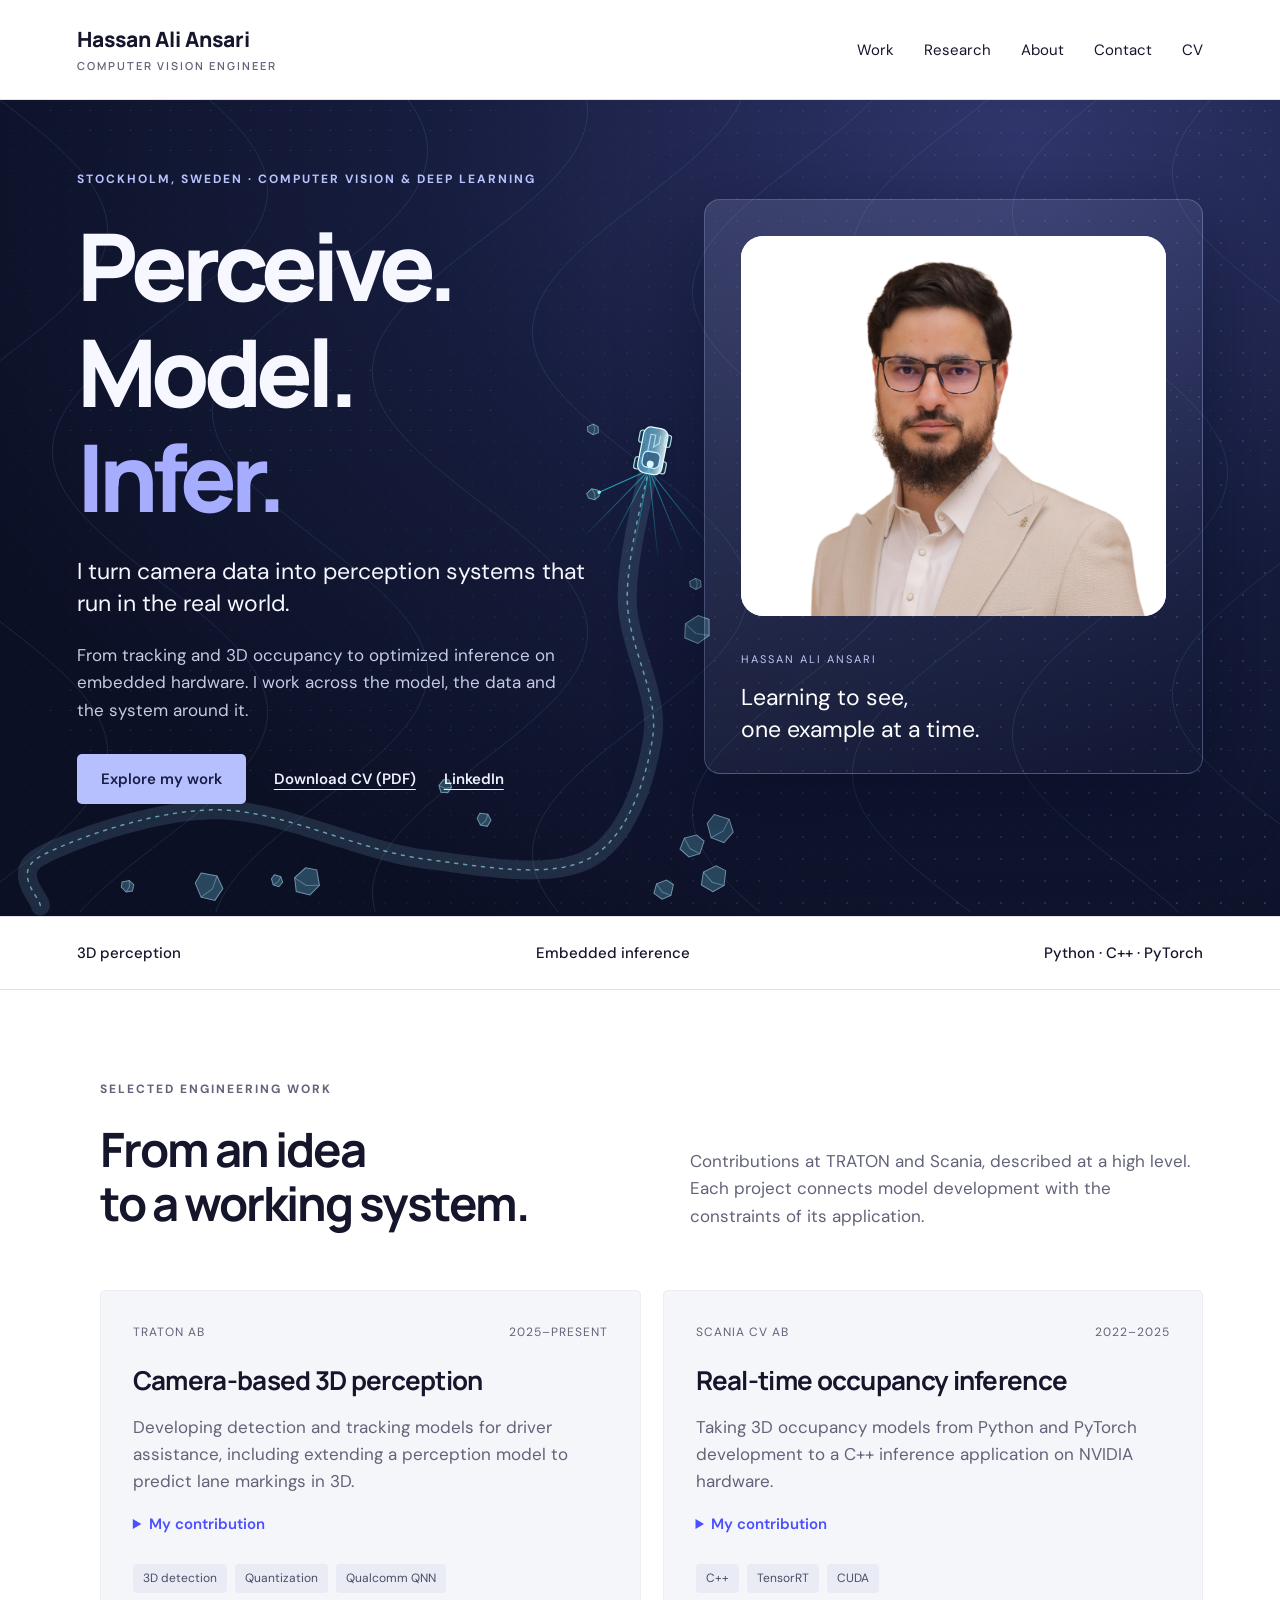
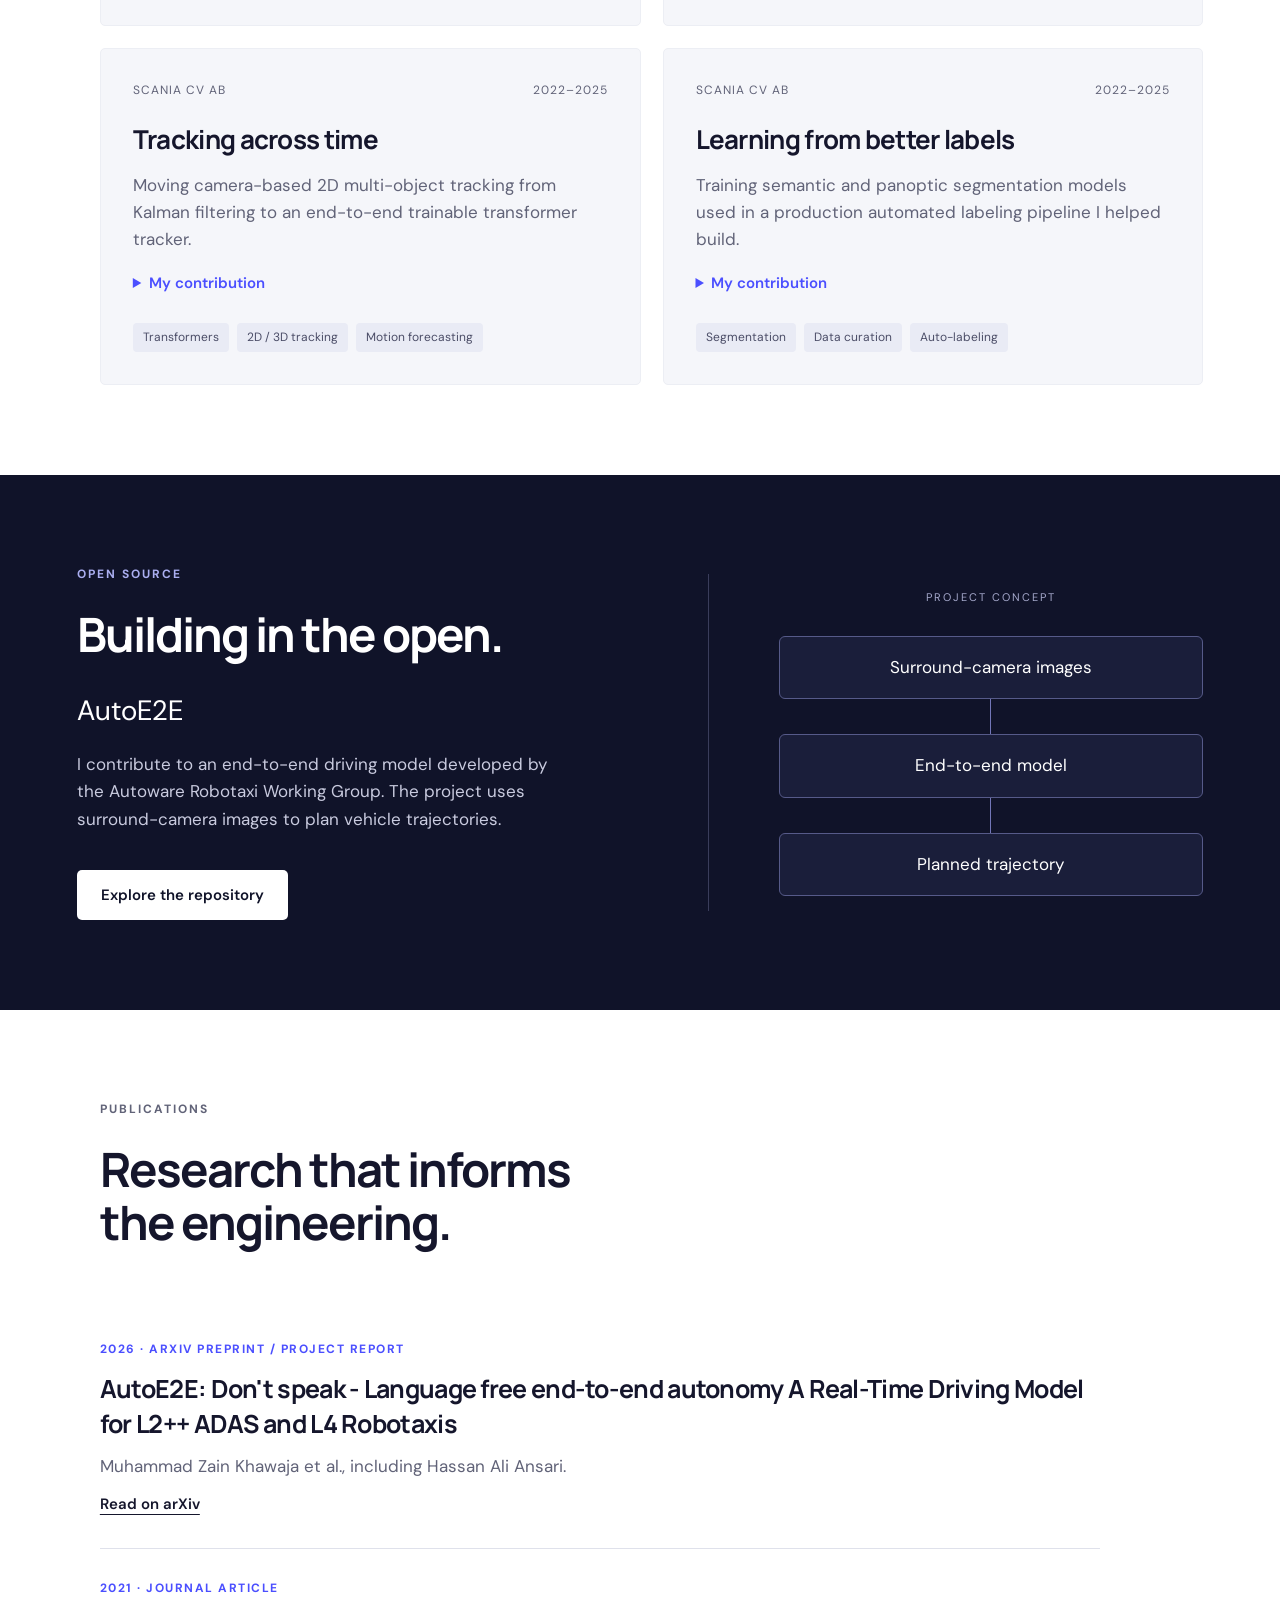
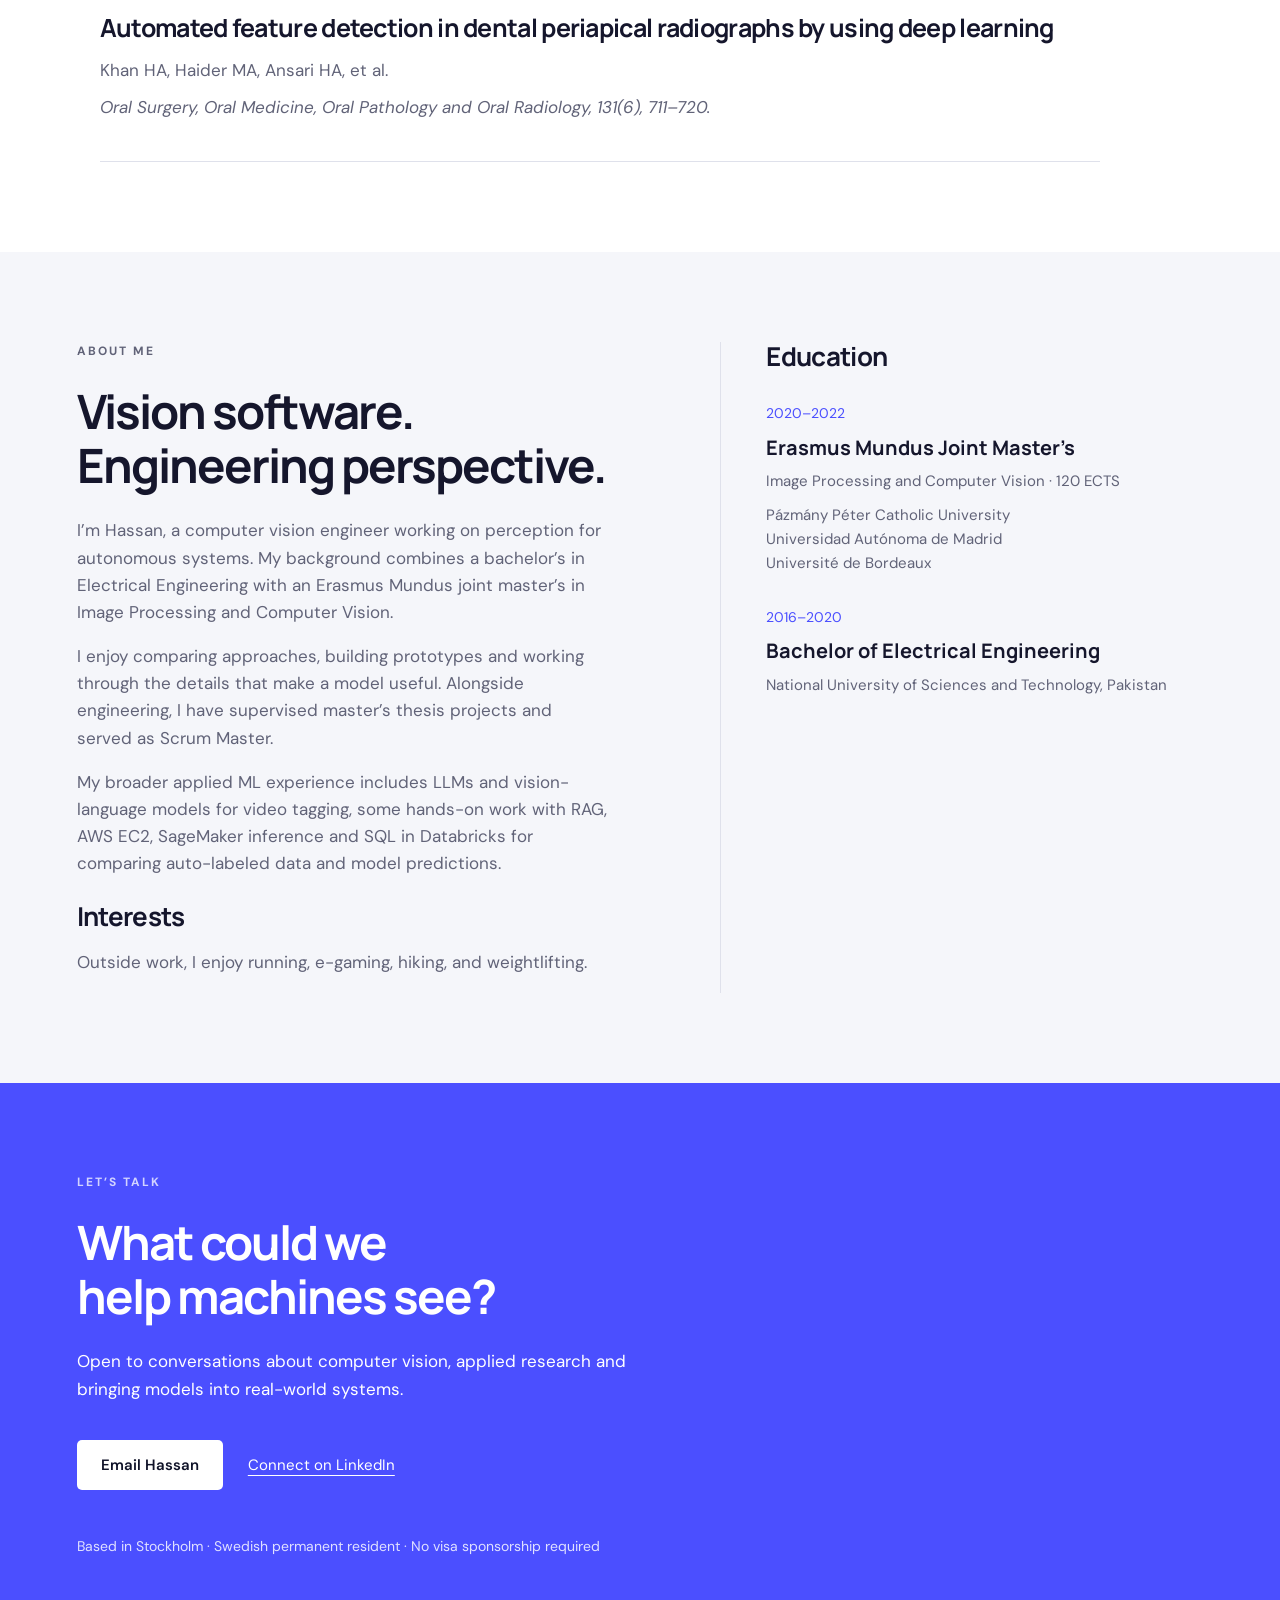
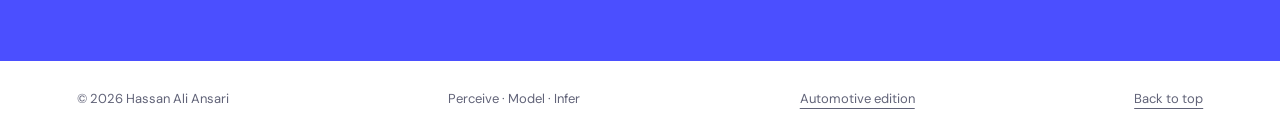
<file: vision.html>
<!doctype html>
<html lang="en"><head><meta charset="utf-8"><meta name="viewport" content="width=device-width,initial-scale=1"><title>Hassan Ali Ansari · Computer Vision & Deep Learning</title><meta name="description" content="Hassan Ali Ansari builds perception systems, from model development to real-time inference. Explore selected work in computer vision, tracking and embedded deployment."><meta name="theme-color" content="#101329"><link rel="icon" href="data:image/svg+xml,%3Csvg xmlns='http://www.w3.org/2000/svg' viewBox='0 0 64 64'%3E%3Crect width='64' height='64' rx='16' fill='%234b4fff'/%3E%3Ctext x='12' y='44' font-family='sans-serif' font-weight='bold' font-size='34' fill='white'%3EHA%3C/text%3E%3C/svg%3E"><link rel="stylesheet" href="style.css?v=portrait-crop">
<link rel="stylesheet" href="vision.css?v=about-spacing">
<script defer src="vision-terrain.js?v=continuous-route"></script>
</head>
<body><a class="skip" href="#main">Skip to content</a><header><a class="brand" href="#">Hassan Ali Ansari<span>COMPUTER VISION ENGINEER</span></a><nav aria-label="Main navigation"><a href="#work">Work</a><a href="#research">Research</a><a href="#about">About</a><a href="#contact">Contact</a><a href="Hassan-Ali-Ansari-CV.pdf" target="_blank" rel="noopener">CV</a></nav></header>


<nav class="terrain-rail" aria-label="Portfolio route" hidden>
  <canvas class="terrain-map" aria-hidden="true"></canvas>
  <a href="#top"><span>Start</span></a>
  <a href="#work"><span>Work</span></a>
  <a href="#research"><span>Research</span></a>
  <a href="#about"><span>About</span></a>
  <a href="#contact"><span>Contact</span></a>
</nav>
<canvas class="terrain-rover" aria-hidden="true"></canvas>
<main id="main"><div class="hero-stage"><canvas class="terrain-hero" aria-hidden="true"></canvas><section class="hero" id="top"><div class="hero-copy"><p class="eyebrow">STOCKHOLM, SWEDEN · COMPUTER VISION & DEEP LEARNING</p><h1>Perceive.<br>Model.<br><em>Infer.</em></h1><p class="intro">I turn camera data into perception systems that run in the real world.</p><p class="support">From tracking and 3D occupancy to optimized inference on embedded hardware. I work across the model, the data and the system around it.</p><div class="actions"><a class="button" href="#work">Explore my work</a><a class="text-link" href="Hassan-Ali-Ansari-CV.pdf" download>Download CV (PDF)</a><a class="text-link" href="https://www.linkedin.com/in/hassan-ali-ansari-2b9634282" target="_blank" rel="noopener noreferrer">LinkedIn</a></div></div><div class="hero-visual"><div class="portrait"><img src="hassan.png" alt="Hassan Ali Ansari wearing a cream blazer" width="1120" height="1064"></div><div class="portrait-label"><span>HASSAN ALI ANSARI</span><p>Learning to see,<br>one example at a time.</p></div></div></section></div>
<div class="expertise" aria-label="Core expertise"><span>3D perception</span><span>Embedded inference</span><span>Python · C++ · PyTorch</span></div>


<section id="work" class="section"><div class="section-title"><p class="eyebrow">SELECTED ENGINEERING WORK</p><h2>From an idea<br>to a working system.</h2><p>Contributions at TRATON and Scania, described at a high level. Each project connects model development with the constraints of its application.</p></div><div class="work-grid">
<article class="project"><div class="project-top"><span>TRATON AB</span><span>2025–PRESENT</span></div><h3>Camera-based 3D perception</h3><p>Developing detection and tracking models for driver assistance, including extending a perception model to predict lane markings in 3D.</p><details><summary>My contribution</summary><div class="detail"><p>I translate driving-feature requirements into perception tasks and define evaluation metrics with simulation engineers. I optimize and quantize models, convert them from ONNX to QNN, and validate inference on Qualcomm hardware with platform engineers.</p><p>I also contributed to discussions on technical feasibility, perception architecture and the hardware compute budget for an L2++ ADAS production project.</p></div></details><div class="tags"><span>3D detection</span><span>Quantization</span><span>Qualcomm QNN</span></div></article>
<article class="project"><div class="project-top"><span>SCANIA CV AB</span><span>2022–2025</span></div><h3>Real-time occupancy inference</h3><p>Taking 3D occupancy models from Python and PyTorch development to a C++ inference application on NVIDIA hardware.</p><details><summary>My contribution</summary><div class="detail"><p>I developed models through training and evaluation, optimized inference with ONNX, TensorRT and custom CUDA kernels, and wrote the C++ application that ran them. The work focused on meeting real-time compute and latency constraints.</p></div></details><div class="tags"><span>C++</span><span>TensorRT</span><span>CUDA</span></div></article>
<article class="project"><div class="project-top"><span>SCANIA CV AB</span><span>2022–2025</span></div><h3>Tracking across time</h3><p>Moving camera-based 2D multi-object tracking from Kalman filtering to an end-to-end trainable transformer tracker.</p><details><summary>My contribution</summary><div class="detail"><p>In related 3D perception work, I integrated a trainable tracker with an object detector and used its tracks to develop downstream motion forecasting and occupancy prediction models. I also built prototypes to compare methods and guide technology selection.</p></div></details><div class="tags"><span>Transformers</span><span>2D / 3D tracking</span><span>Motion forecasting</span></div></article>
<article class="project"><div class="project-top"><span>SCANIA CV AB</span><span>2022–2025</span></div><h3>Learning from better labels</h3><p>Training semantic and panoptic segmentation models used in a production automated labeling pipeline I helped build.</p><details><summary>My contribution</summary><div class="detail"><p>I helped define 3D annotation specifications and curated camera and LiDAR datasets for model training and evaluation.</p></div></details><div class="tags"><span>Segmentation</span><span>Data curation</span><span>Auto-labeling</span></div></article></div></section>
<section class="open-source section"><div><p class="eyebrow">OPEN SOURCE</p><h2>Building in the open.</h2><p class="large">AutoE2E</p><p>I contribute to an end-to-end driving model developed by the Autoware Robotaxi Working Group. The project uses surround-camera images to plan vehicle trajectories.</p><a class="button light" href="https://github.com/autowarefoundation/auto_e2e" target="_blank" rel="noopener noreferrer">Explore the repository</a></div><div class="pipeline" aria-label="Conceptual AutoE2E flow: surround-camera images to end-to-end model to planned trajectory"><span class="diagram-label">PROJECT CONCEPT</span><div>Surround-camera images</div><i aria-hidden="true"></i><div>End-to-end model</div><i aria-hidden="true"></i><div>Planned trajectory</div></div></section>
<section id="research" class="section research"><div class="section-title"><p class="eyebrow">PUBLICATIONS</p><h2>Research that informs<br>the engineering.</h2></div><article class="paper"><div class="paper-meta">2026 · ARXIV PREPRINT / PROJECT REPORT</div><h3><a href="https://arxiv.org/abs/2611.22374" target="_blank" rel="noopener noreferrer">AutoE2E: Don't speak - Language free end-to-end autonomy A Real-Time Driving Model for L2++ ADAS and L4 Robotaxis</a></h3><p>Muhammad Zain Khawaja et al., including Hassan Ali Ansari.</p><a class="text-link" href="https://arxiv.org/abs/2611.22374" target="_blank" rel="noopener noreferrer">Read on arXiv</a></article><article class="paper"><div class="paper-meta">2021 · JOURNAL ARTICLE</div><h3>Automated feature detection in dental periapical radiographs by using deep learning</h3><p>Khan HA, Haider MA, Ansari HA, et al.</p><p class="journal">Oral Surgery, Oral Medicine, Oral Pathology and Oral Radiology, 131(6), 711–720.</p></article></section>
<section id="about" class="section about"><div><p class="eyebrow">ABOUT ME</p><h2>Vision software.<br>Engineering perspective.</h2><p>I’m Hassan, a computer vision engineer working on perception for autonomous systems. My background combines a bachelor’s in Electrical Engineering with an Erasmus Mundus joint master’s in Image Processing and Computer Vision.</p><p>I enjoy comparing approaches, building prototypes and working through the details that make a model useful. Alongside engineering, I have supervised master’s thesis projects and served as Scrum Master.</p><p>My broader applied ML experience includes LLMs and vision-language models for video tagging, some hands-on work with RAG, AWS EC2, SageMaker inference and SQL in Databricks for comparing auto-labeled data and model predictions.</p><h3>Interests</h3><p>Outside work, I enjoy running, e-gaming, hiking, and weightlifting.</p></div><div class="education"><h3>Education</h3><div><span>2020–2022</span><h4>Erasmus Mundus Joint Master’s</h4><p>Image Processing and Computer Vision · 120 ECTS</p><p>Pázmány Péter Catholic University<br>Universidad Autónoma de Madrid<br>Université de Bordeaux</p></div><div><span>2016–2020</span><h4>Bachelor of Electrical Engineering</h4><p>National University of Sciences and Technology, Pakistan</p></div></div></section>
<section id="contact" class="contact section"><p class="eyebrow">LET’S TALK</p><h2>What could we<br>help machines see?</h2><p>Open to conversations about computer vision, applied research and bringing models into real-world systems.</p><a class="button light" href="mailto:ansarihassan77@gmail.com">Email Hassan</a><a class="contact-link" href="https://www.linkedin.com/in/hassan-ali-ansari-2b9634282" target="_blank" rel="noopener noreferrer">Connect on LinkedIn</a><p class="authorization">Based in Stockholm · Swedish permanent resident · No visa sponsorship required</p></section></main><footer><span>© 2026 Hassan Ali Ansari</span><span>Perceive · Model · Infer</span><a href="./">Automotive edition</a><a href="#">Back to top</a></footer></body></html>
</file>
<file: style.css>
@import url('https://fonts.googleapis.com/css2?family=DM+Sans:wght@400;500;600;700&family=Manrope:wght@400;500;600;700;800&display=swap');
:root{--ink:#15162c;--muted:#616378;--blue:#4b4fff;--line:#dfe1eb;--navy:#101329;--surface:#f5f6fa}*{box-sizing:border-box}html{scroll-behavior:smooth;scroll-padding-top:90px}body{margin:0;color:var(--ink);background:#fff;font-family:'DM Sans',Arial,sans-serif;font-size:17px;line-height:1.6}a{color:inherit;text-underline-offset:5px}a:focus-visible,summary:focus-visible{outline:3px solid #8b8dff;outline-offset:6px}header{height:100px;padding:0 6%;display:flex;align-items:center;justify-content:space-between;border-bottom:1px solid var(--line);background:white}.brand{font-family:Manrope,sans-serif;font-size:21px;font-weight:800;text-decoration:none;line-height:1.35}.brand span{display:block;font-size:11px;letter-spacing:2px;color:var(--muted);font-weight:600;margin-top:5px}nav{display:flex;gap:30px}nav a{text-decoration:none;font-size:15px}nav a:hover{color:var(--blue)}.skip{position:absolute;top:-100px;left:20px;background:white;padding:10px;z-index:5}.skip:focus{top:10px}.hero{padding:70px 6% 60px;max-width:1500px;margin:auto;display:grid;grid-template-columns:1.1fr 1fr;gap:7%;align-items:center}.eyebrow{font-size:12px;font-weight:700;letter-spacing:2px;margin:0 0 24px;color:var(--muted)}h1,h2,h3,h4{font-family:Manrope,Arial,sans-serif;line-height:1.13}h1{font-size:clamp(62px,7.3vw,110px);letter-spacing:-6px;font-weight:800;margin:0 0 25px}h1 em{color:var(--blue);font-style:normal}h2{font-size:clamp(32px,3.7vw,52px);font-weight:700;letter-spacing:-2px;margin:0 0 25px}h3{font-size:26px;letter-spacing:-.7px;margin:24px 0 18px}.intro{font-size:23px;line-height:1.4;max-width:510px}.support{max-width:490px;color:var(--muted)}.actions{display:flex;flex-wrap:wrap;gap:28px;align-items:center;margin-top:30px}.button{display:inline-block;text-decoration:none;background:var(--blue);color:#fff;padding:13px 24px;border-radius:5px;font-size:15px;font-weight:600;transition:background .2s}.button:hover{background:#3236d4}.text-link{font-size:15px;font-weight:600}.hero-visual{position:relative;background:var(--navy);padding:36px 36px 28px;border-radius:2px;overflow:hidden}.portrait{background:#fff;position:relative;z-index:1;border-radius:180px 180px 3px 3px;overflow:hidden}.portrait img{display:block;width:100%;height:auto;aspect-ratio:1.12/1;object-fit:cover;object-position:center top}.portrait-label{position:relative;z-index:1;color:white;margin-top:28px}.portrait-label span{color:#a5a8d0;font-size:11px;letter-spacing:2px}.portrait-label p{font-size:23px;line-height:1.4;margin:10px 0 0}.orbit{position:absolute;width:460px;height:460px;border:1px solid #5c60a0;border-radius:50%;right:-310px;bottom:-170px}.orbit:after{content:'';position:absolute;inset:35px;border:1px solid #5c60a0;border-radius:50%}.expertise{border-top:1px solid var(--line);border-bottom:1px solid var(--line);display:flex;justify-content:space-between;gap:20px;padding:24px 6%;font-size:15px;font-weight:500}.section{padding:90px 6%;max-width:1500px;margin:auto}.section-title{display:grid;grid-template-columns:1fr 1fr;gap:0 7%;align-items:center;margin-bottom:35px}.section-title .eyebrow{grid-column:1/-1}.section-title>p:last-child{color:var(--muted);max-width:510px}.work-grid{display:grid;grid-template-columns:1fr 1fr;gap:22px}.project{padding:32px;background:var(--surface);border:1px solid #eceef4;border-radius:5px;display:flex;flex-direction:column}.project-top{display:flex;justify-content:space-between;gap:20px;font-size:12px;color:var(--muted);letter-spacing:1px}.project>p{color:var(--muted);margin-top:0}.tags{display:flex;gap:8px;flex-wrap:wrap;margin-top:auto;padding-top:28px}.tags span{font-size:12px;padding:5px 10px;background:#e9ebf5;border-radius:4px;color:#4b4d67}summary{font-size:15px;font-weight:600;cursor:pointer;width:fit-content;color:var(--blue)}.detail p{font-size:16px}.open-source{max-width:none;background:var(--navy);color:white;display:grid;grid-template-columns:1fr 1fr;gap:12%;align-items:center}.open-source .eyebrow{color:#aaaef0}.open-source>div>p:not(.eyebrow){max-width:550px;color:#c9cbdf}.open-source .large{font-size:28px;color:white!important;margin-bottom:15px}.light{background:white;color:var(--navy);margin-top:20px}.light:hover{background:#e3e4ff}.pipeline{border-left:1px solid #3a3d5b;padding:15px 0 15px 70px;display:flex;align-items:center;flex-direction:column}.diagram-label{font-size:11px;letter-spacing:2px;color:#a6a9cc;margin-bottom:30px}.pipeline div{padding:17px 24px;border:1px solid #565a89;background:#1a1e3a;border-radius:6px;width:100%;text-align:center;font-size:17px}.pipeline i{height:35px;border-left:1px solid #7276b8}.paper{padding:30px 0;border-bottom:1px solid var(--line);max-width:1000px}.paper h3{font-size:25px;line-height:1.4;margin:12px 0}.paper h3 a{text-decoration:none}.paper h3 a:hover{color:var(--blue)}.paper p{margin:10px 0;color:var(--muted)}.paper-meta{font-size:12px;letter-spacing:1.5px;color:var(--blue);font-weight:700}.journal{font-style:italic}.about{display:grid;grid-template-columns:1.1fr 1fr;gap:10%;background:var(--surface);max-width:none}.about p{color:var(--muted)}.education{border-left:1px solid var(--line);padding-left:45px}.education h3{margin-top:0}.education>div{margin-top:28px}.education span{font-size:14px;color:var(--blue)}h4{font-size:20px;margin:10px 0}.education p{font-size:15px;margin:10px 0}.contact{background:var(--blue);color:white;max-width:none}.contact .eyebrow{color:#d2d3ff}.contact>p:not(.eyebrow){max-width:600px}.contact-link{margin-left:25px;font-size:15px}.contact .authorization{margin-top:45px;font-size:14px;color:#e0e1ff;max-width:none!important}footer{padding:28px 6%;display:flex;justify-content:space-between;gap:15px;font-size:13px;color:var(--muted)}@media(min-width:1600px){header,.expertise,footer{padding-left:max(6%,calc((100vw - 1320px)/2));padding-right:max(6%,calc((100vw - 1320px)/2))}.open-source,.about,.contact{padding-left:max(6%,calc((100vw - 1320px)/2));padding-right:max(6%,calc((100vw - 1320px)/2))}}@media(max-width:760px){header{height:auto;padding:23px 6%;align-items:flex-start;gap:20px}.brand{font-size:17px}.brand span{font-size:9px;letter-spacing:1px}nav{gap:14px;flex-wrap:wrap;justify-content:flex-end}nav a{font-size:13px}.hero{padding-top:40px;grid-template-columns:1fr;gap:40px}h1{letter-spacing:-3px;font-size:72px}.hero-visual{max-width:450px;padding:28px;margin:auto;width:100%}.portrait img{aspect-ratio:1.17/1}.eyebrow{font-size:11px}.expertise{display:grid;grid-template-columns:1fr 1fr;font-size:13px}.section{padding:60px 6%}.section-title,.work-grid,.open-source,.about{grid-template-columns:1fr}.section-title{gap:0}.project{padding:24px}h3{font-size:23px}.open-source{gap:40px}.pipeline{padding:0;border:0}.education{padding:30px 0 0;border-left:0;border-top:1px solid var(--line)}.contact-link{display:inline-block;margin:20px 0 0 20px}footer{flex-wrap:wrap}footer span:nth-child(2){display:none}}@media(prefers-reduced-motion:reduce){html{scroll-behavior:auto}*{transition:none!important}}
</file>
<file: vision.css>
.hero-stage {
  isolation: isolate;
  position: relative;
  overflow: hidden;
  background: radial-gradient(ellipse at 80% 5%, #30366b 0, #161c3d 42%, #0c1025 80%);
  color: #f7f8ff;
}
.hero-stage::before {
  content: "";
  position: absolute;
  inset: 0;
  z-index: -1;
  background: radial-gradient(circle at center, #a2aeed35 1px, transparent 1.6px) 0 0 / 22px 22px;
  mask-image: linear-gradient(110deg, transparent 25%, #000);
}
.hero-stage .eyebrow { color: #b8c3ff; }
.hero-stage .hero-copy h1 em { color: #a6adff; }
.hero-stage .support { color: #c4cbe4; }
.hero-stage .text-link { color: #edf0ff; }
.hero-stage .button { background: #b7c0ff; color: #171d45; }
.hero-stage .button:hover { background: #d9deff; }
.hero-stage .hero-visual {
  background: linear-gradient(145deg, #d0d7ff23, #151d480a);
  border: 1px solid #bed0ff45;
  border-radius: 16px;
  box-shadow: 0 28px 85px #05091d77;
}
.hero-stage .portrait { border-radius: 22px; }
.hero-stage .portrait-label span { color: #bec7f4; }
.hero-stage .portrait-label p { color: #fff; }
.hero-stage .hero { position: relative; padding-bottom: 112px; }
.terrain-hero { position: absolute; inset: 0; width: 100%; height: 100%; pointer-events: none; }
.terrain-rail {
  position: fixed;
  z-index: 4;
  top: 18%;
  bottom: 12%;
  left: 8px;
  width: clamp(32px, calc(6vw - 12px), 98px);
  max-height: 690px;
  display: block;
  isolation: isolate;
  border: 1px solid #bed2d4;
  border-radius: 24px;
  background: #eaf4f1;
  box-shadow: 0 9px 30px #121a3420;
  opacity: var(--terrain-reveal, 0);
  transform: translateY(var(--terrain-offset, 0px));
}
.terrain-rail[hidden] { display: none; }
.terrain-map { display: block; width: 100%; height: 100%; border-radius: inherit; }
.terrain-rail a {
  position: absolute;
  top: var(--stop-y);
  left: var(--stop-x);
  display: grid;
  place-items: center;
  width: 24px;
  height: 24px;
  border-radius: 50%;
  text-decoration: none;
  transform: translate(-50%, -50%);
}
.terrain-rail a::before {
  content: "";
  width: 7px;
  height: 7px;
  background: #faffff;
  border: 1px solid #4b7d84;
  border-radius: 50%;
}
.terrain-rail a span {
  position: absolute;
  left: calc(100% + 6px);
  padding: 5px 9px;
  border-radius: 6px;
  color: #fff;
  background: #25636b;
  font-size: 12px;
  font-weight: 650;
  white-space: nowrap;
  opacity: 0;
  pointer-events: none;
}
.terrain-rail a:is(:hover, [aria-current])::before { background: #237e8c; }
.terrain-rail a:is(:hover, :focus-visible) span { opacity: 1; }
.terrain-rail a:focus-visible { outline-offset: 1px; }
.terrain-rover { position: fixed; z-index: 5; inset: 0; width: 100%; height: 100%; pointer-events: none; }
.terrain-active main > .section:not(.open-source, .about, .contact) { padding-left: max(7.8vw, 84px); }
@media (max-width: 760px) {
  .terrain-rail { left: 3px; width: clamp(15px, calc(6vw - 6px), 38px); border-radius: 14px; }
  .terrain-active main > .section:not(.open-source, .about, .contact) { padding-left: 66px; }
  .hero-stage .hero { padding-bottom: 90px; }
}
@media (prefers-reduced-motion: reduce) {
  .terrain-rover, .terrain-rail { display: none; }
  .terrain-active main > .section:not(.open-source, .about, .contact) { padding-left: 6%; }
}
</file>
